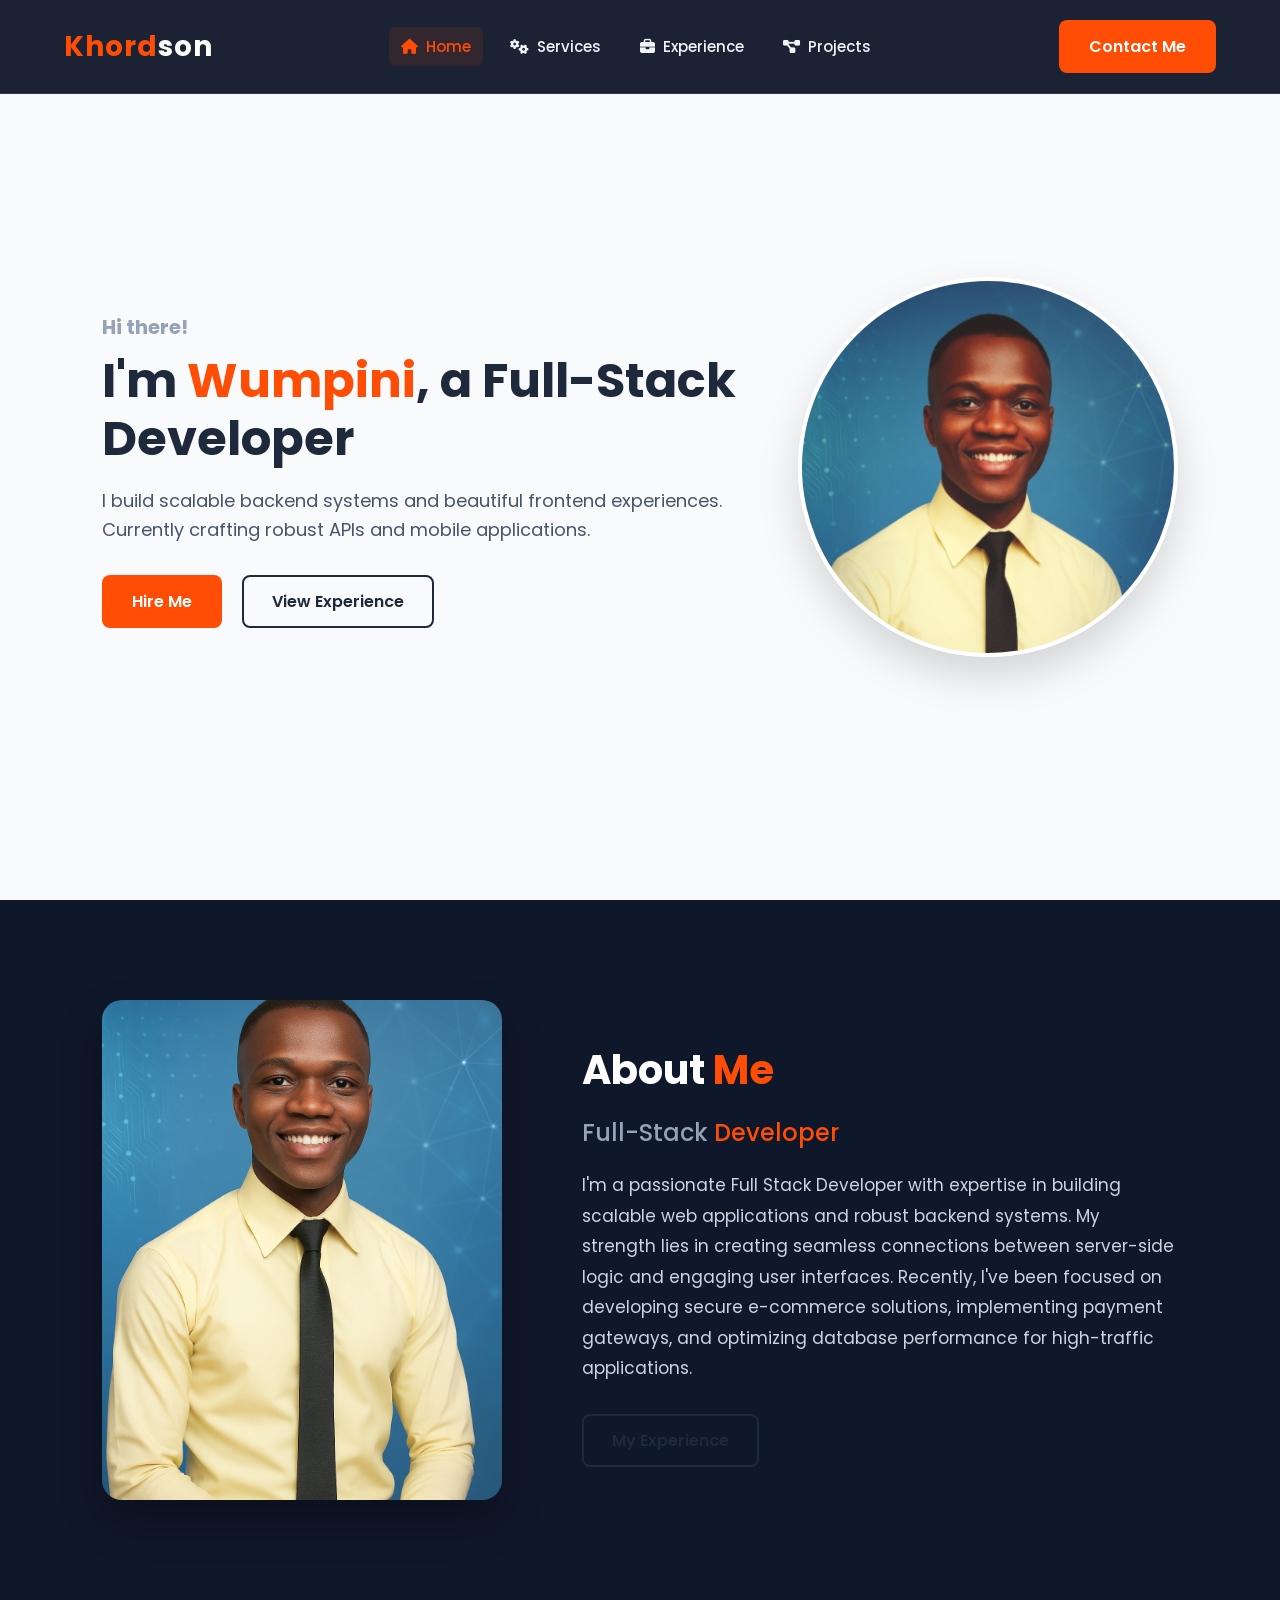
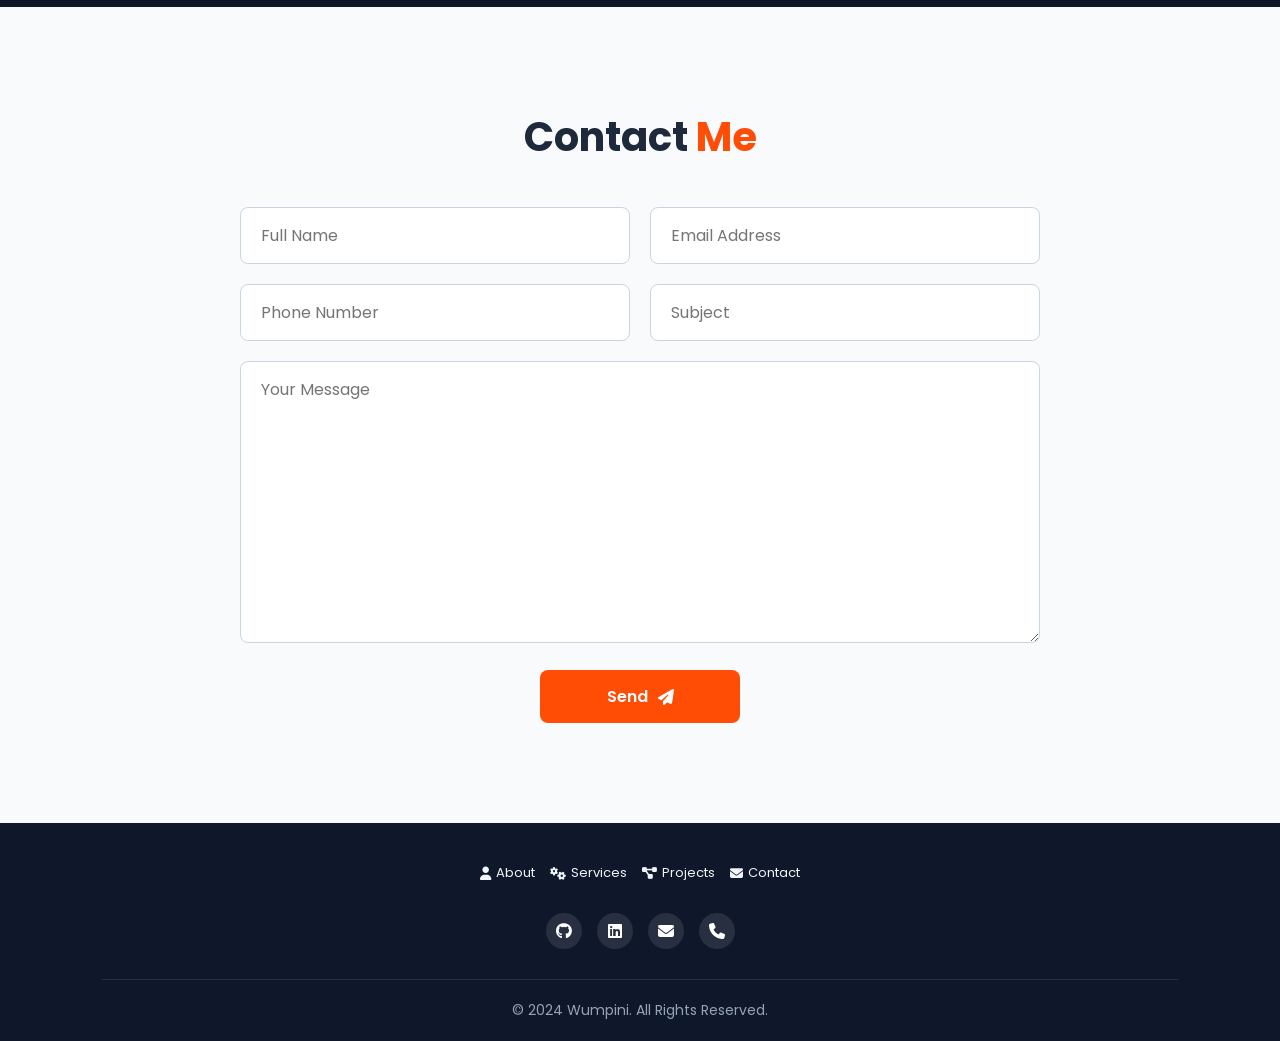
<file: portfolio-main/index.html>
<!DOCTYPE html>
<html lang="en">
<head>
    <meta charset="UTF-8">
    <meta name="viewport" content="width=device-width, initial-scale=1.0">
    <meta name="description" content="Portfolio of Emmanuel Wumpini, a Full-Stack Developer specializing in scalable backend systems and beautiful frontend experiences.">
    <link rel="stylesheet" href="https://cdnjs.cloudflare.com/ajax/libs/font-awesome/6.4.0/css/all.min.css">
    <link rel="stylesheet" href="paul.css">
    <title>Wumpini | Full-Stack Developer</title>
</head>
<body>
    <!-- HEADER -->
    <header class="header">
        <a href="paul.html" class="logo"><span>Khord</span>son</a>

        <!-- HAMBURGER BUTTON (Only visible on mobile) -->
        <button class="menu-btn" id="menu-btn">
            <i class="fas fa-bars"></i>
        </button>

        <nav class="navbar" id="navbar">
            <a href="paul.html" class="active"><i class="fas fa-home"></i> Home</a>
            <a href="services.html"><i class="fas fa-cogs"></i> Services</a>
            <a href="experience.html"><i class="fas fa-briefcase"></i> Experience</a>
            <a href="projects.html"><i class="fas fa-project-diagram"></i> Projects</a> 
        </nav>
        
        <a href="#contact-form" class="btn contact-btn">Contact Me</a>
    </header>

    <!-- HERO SECTION -->
    <section class="home" id="home">
        <div class="home-content">
            <h3>Hi there!</h3>
            <h1>I'm <span>Wumpini</span>, a Full-Stack Developer</h1>
            <p>I build scalable backend systems and beautiful frontend experiences. Currently crafting robust APIs and mobile applications.</p>
            
            <div class="btn-box">
                <a href="#contact-form" class="btn btn-primary">Hire Me</a>
                <a href="experience.html" class="btn btn-secondary">View Experience</a>     
            </div>
        </div>
        
        <div class="img-box">
            <img src="images/port.jpeg" alt="Emmanuel Wumpini - Full Stack Developer">
        </div>
    </section>

    <!-- ABOUT SECTION -->
    <section class="about" id="about">
        <div class="about-img">
            <img src="images/ProfileLinkedInpng(1)(1)(1).jpg" alt="Emmanuel Wumpini Profile">
        </div>
        <div class="about-content">
            <h2 class="heading">About <span>Me</span></h2>
            <h3>Full-Stack <span>Developer</span></h3>
            <p>I'm a passionate Full Stack Developer with expertise in building scalable web applications and robust backend systems. My strength lies in creating seamless connections between server-side logic and engaging user interfaces. Recently, I've been focused on developing secure e-commerce solutions, implementing payment gateways, and optimizing database performance for high-traffic applications.</p>
            <a href="experience.html" class="btn btn-secondary mt-3">My Experience</a>
        </div>
    </section>

    <!-- CONTACT SECTION -->
    <section class="contact-form" id="contact-form">
        <h2 class="contact-me">Contact <span>Me</span></h2>
        
        <form action="https://formspree.io/f/mljbolrw" id="form" method="POST">
            <div class="input-box">
                <input type="text" name="name" placeholder="Full Name" required>
                <input type="email" name="email" placeholder="Email Address" required>
            </div>
            <div class="input-box">
                <input type="tel" name="phone" placeholder="Phone Number">
                <input type="text" name="subject" placeholder="Subject" required>
            </div>
            <textarea name="message" id="message" cols="30" rows="10" placeholder="Your Message" required></textarea>

            <button type="submit" class="btn btn-primary btn-submit">Send<i class="fas fa-paper-plane"></i></button>
        </form>
    </section>

    <!-- FOOTER SECTION -->
    <footer class="footer">
        <div class="footer-content">
            <ul class="list">
                <li><a href="#about"><i class="fas fa-user"></i> About</a></li>
                <li><a href="services.html"><i class="fas fa-cogs"></i> Services</a></li>
                <li><a href="projects.html"><i class="fas fa-project-diagram"></i> Projects</a></li>
                <li><a href="#contact-form"><i class="fas fa-envelope"></i> Contact</a></li>
            </ul>
            
            <div class="social">
                <a href="https://github.com/paule3179/" target="_blank" aria-label="GitHub"><i class="fab fa-github"></i></a>
                <a href="https://www.linkedin.com/in/emmanuelwumpini/" target="_blank" aria-label="LinkedIn"><i class="fab fa-linkedin"></i></a>
                <a href="mailto:paule3179@gmail.com" aria-label="Email"><i class="fas fa-envelope"></i></a>
                <a href="tel:+233546048573" aria-label="Phone"><i class="fas fa-phone"></i></a>
            </div>
        </div>
        
        <p class="copyright">&copy; 2024 Wumpini. All Rights Reserved.</p>
    </footer>

    <!-- SCRIPT FOR MOBILE MENU TOGGLE -->
    <script>
        const menuBtn = document.getElementById('menu-btn');
        const navbar = document.getElementById('navbar');
        const menuIcon = menuBtn.querySelector('i');

        menuBtn.addEventListener('click', () => {
            // Toggle the 'active' class on the nav menu
            navbar.classList.toggle('active');

            // Toggle the icon between hamburger (bars) and close (times)
            if (navbar.classList.contains('active')) {
                menuIcon.classList.remove('fa-bars');
                menuIcon.classList.add('fa-times');
            } else {
                menuIcon.classList.remove('fa-times');
                menuIcon.classList.add('fa-bars');
            }
        });
    </script>
</body>
</html>
</file>
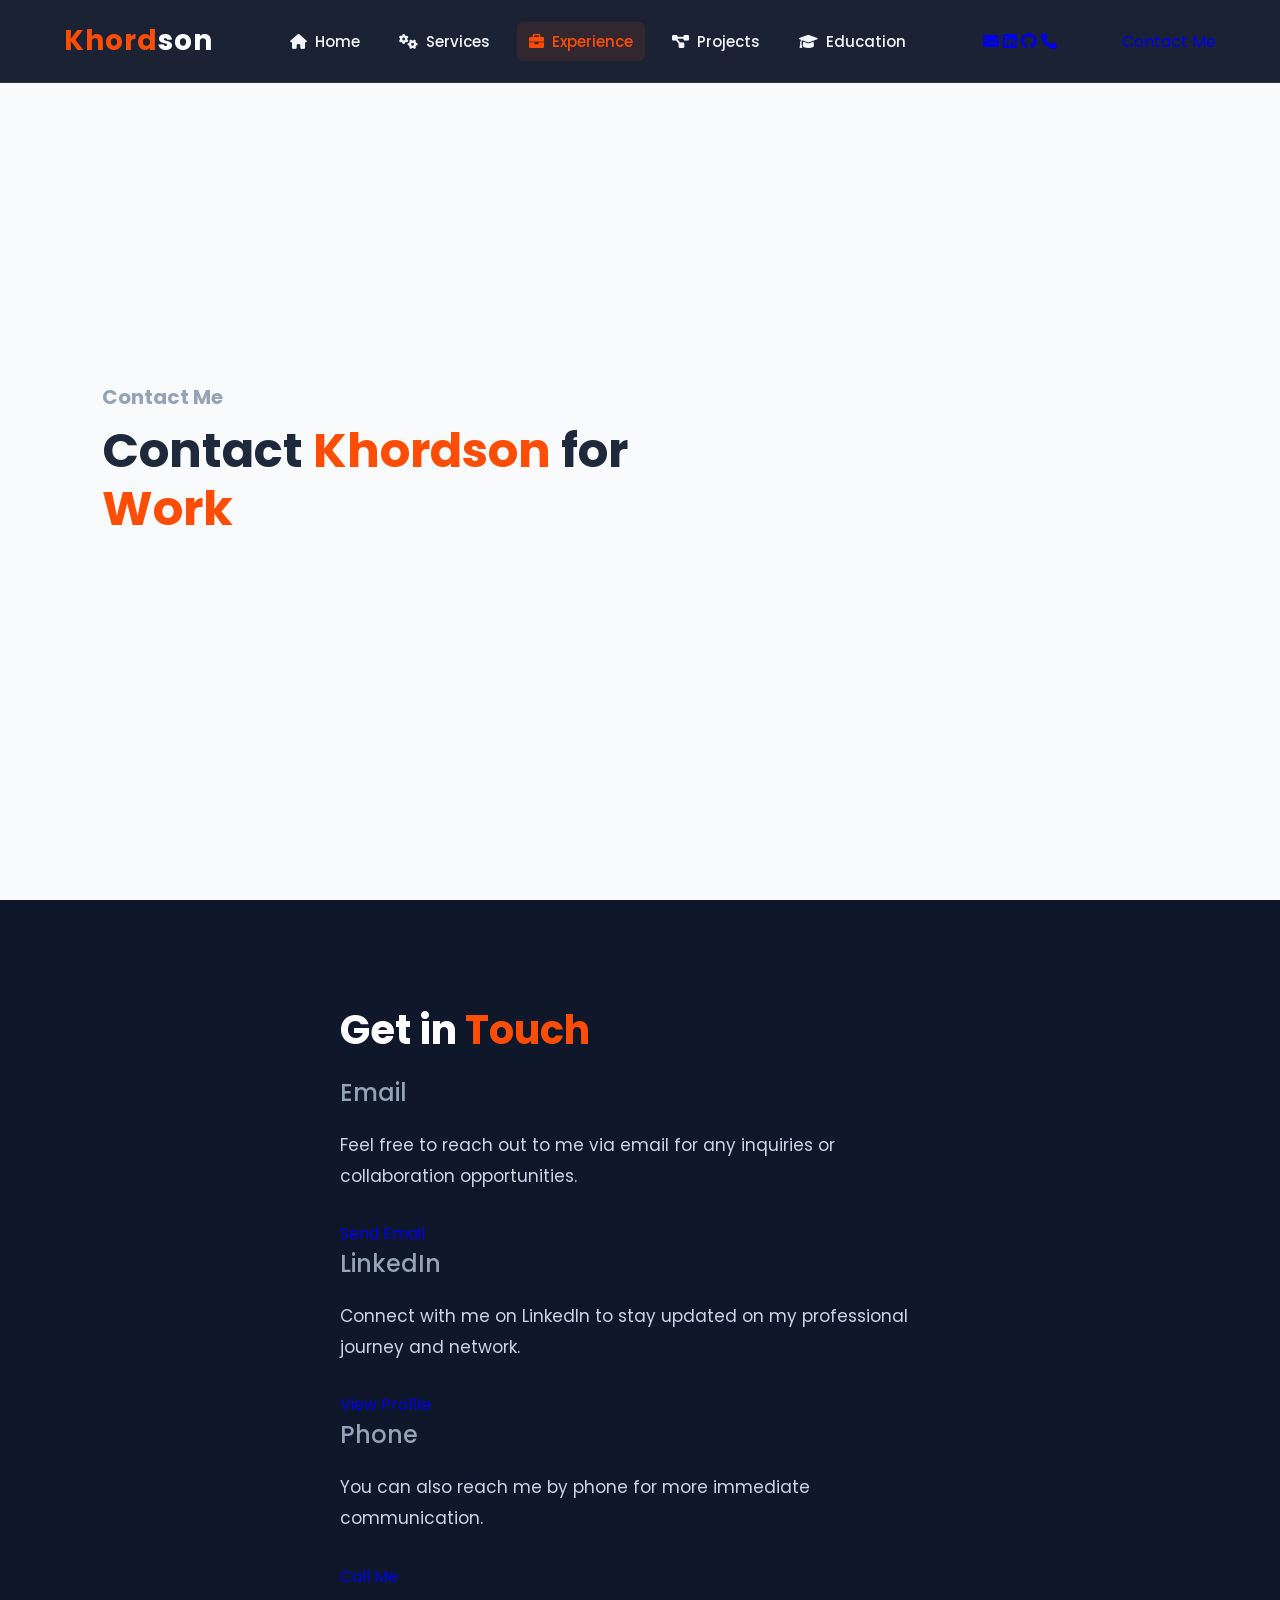
<file: portfolio-main/contact.html>
<!DOCTYPE html>
<html lang="en">
<head>
    <meta charset="UTF-8">
    <meta name="viewport" content="width=device-width, initial-scale=1.0">
    <title>services</title>
    <link rel="stylesheet" href="https://cdnjs.cloudflare.com/ajax/libs/font-awesome/6.0.0/css/all.min.css">
    <link rel="stylesheet" href="paul.css">
</head>
<body>
    <header class="header">
        <a href="#" class="logo"><span>Khord</span>son</a>

        <nav class="navbar">
            <a href="index.html" class=" "><i class="fas fa-home"></i> Home</a>
            <a href="services.html" class=" "><i class="fas fa-cogs"></i> Services</a>
            <a href="experience.html" class="active"><i class="fas fa-briefcase"></i> Experience</a>
            <a href="projects.html" class=" "><i class="fas fa-project-diagram"></i> Projects</a>
            <a href="education.html" class=" "><i class="fas fa-graduation-cap"></i> Education</a>
        </nav>
         <div class="social-icons">
            <a href="mailto: paule3179@gmail.com" class="social-icon"><i class="fas fa-envelope"></i></a>
            <a href="https://linkedin.com/in/yourprofile" class="social-icon"><i class="fab fa-linkedin"></i></a>
            <a href="https://github.com/yourusername" class="social-icon"><i class="fab fa-github"></i></a>
            <a href="tel:+233 546 048 573" class="social-icon"><i class="fas fa-phone"></i></a>
        </div>
        <a href="index.html" class="contact">Contact Me</a>
    </header>

    <section class="home">
        <div class="home-content">
            <h3>Contact Me</h3>
            <h1>
                Contact <span>Khordson</span> for <span>Work</span>
            </h1>
            <p> </p>
        </div>
    </section>
    <section class="about">
        <div class="about-content">
            <h2 class="heading">
                Get in <span>Touch</span>
            </h2>
            <div class="contact-list">
                <div class="contact-item">
                    <h3>Email</h3>
                    <p>Feel free to reach out to me via email for any inquiries or collaboration opportunities.</p>
                    <a href="mailto:paule3179@gmail.com" class="btn-3">Send Email</a>
                </div>
                <div class="contact-item">
                    <h3>LinkedIn</h3>
                    <p>Connect with me on LinkedIn to stay updated on my professional journey and network.</p>
                    <a href="https://linkedin.com/in/yourprofile" class="btn-3">View Profile</a>
                </div>
                <div class="contact-item">
                    <h3>Phone</h3>
                    <p>You can also reach me by phone for more immediate communication.</p>
                    <a href="tel:+233 546 048 573" class="btn-3">Call Me</a>
                </div>
            </div>
        </div>
    </section>
    

        
    
</body>
</html>
</file>
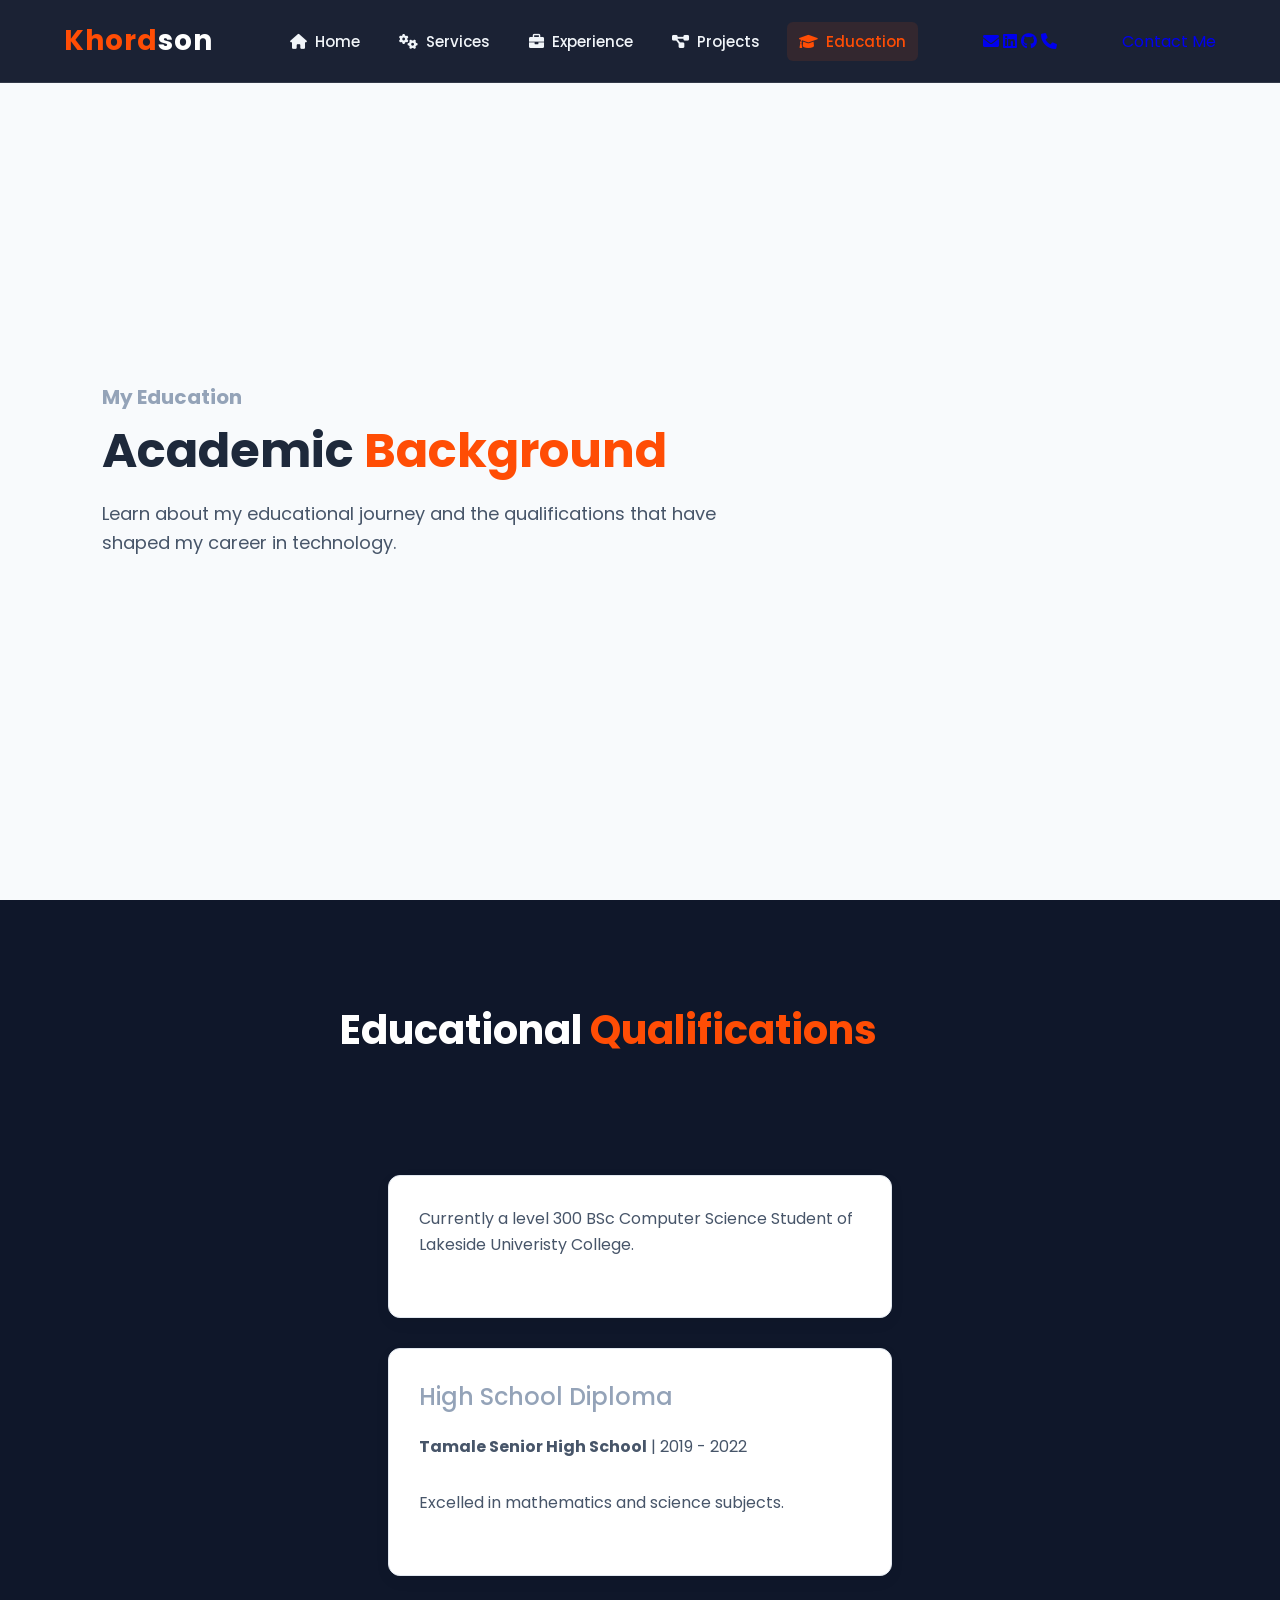
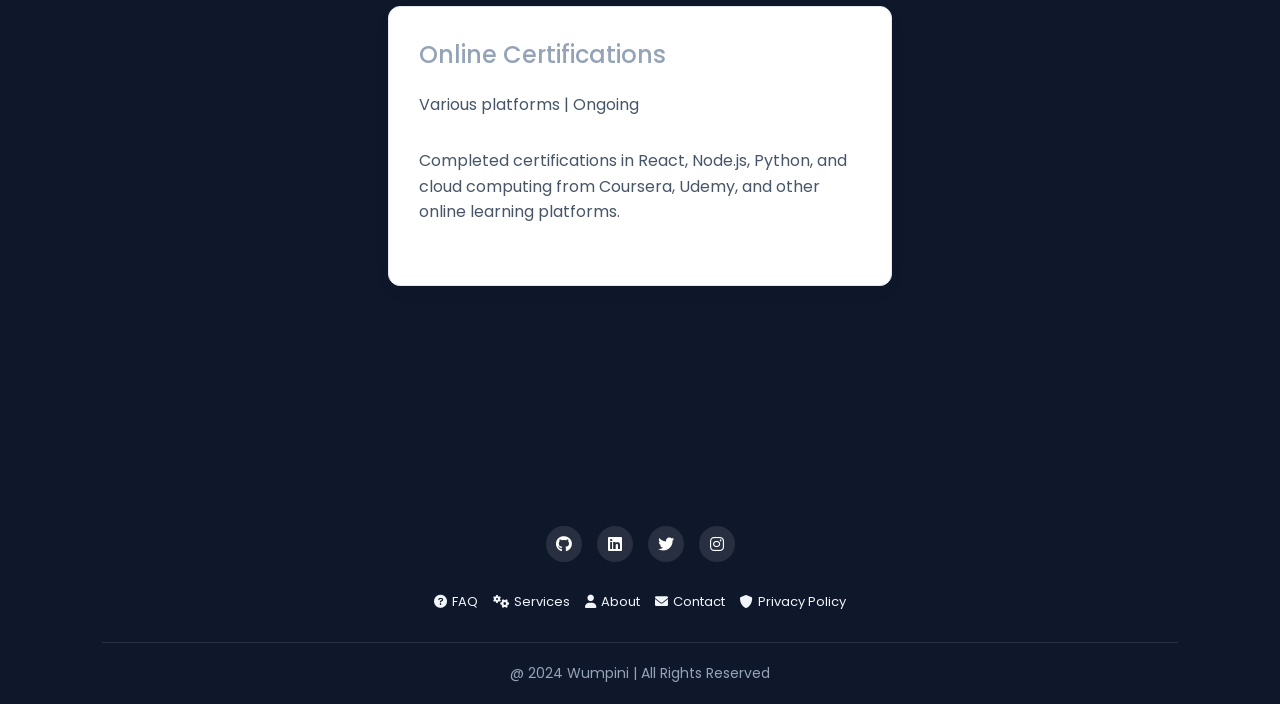
<file: portfolio-main/education.html>
<!DOCTYPE html>
<html lang="en">
<head>
    <meta charset="UTF-8">
    <meta name="viewport" content="width=device-width, initial-scale=1.0">
    <title>services</title>
    <link rel="stylesheet" href="https://cdnjs.cloudflare.com/ajax/libs/font-awesome/6.0.0/css/all.min.css">
    <link rel="stylesheet" href="paul.css">
</head>
<body>
      <header class="header">
        <a href="#" class="logo"><span>Khord</span>son</a>

        <nav class="navbar">
            <a href="paul.html" class=" "><i class="fas fa-home"></i> Home</a>
            <a href="services.html" class=" "><i class="fas fa-cogs"></i> Services</a>
            <a href="experience.html" class=" "><i class="fas fa-briefcase"></i> Experience</a>
            <a href="projects.html" class=" "><i class="fas fa-project-diagram"></i> Projects</a>
            <a href="education.html" class="active"><i class="fas fa-graduation-cap"></i> Education</a>
        </nav>
         <div class="social-icons">
            <a href="mailto: paule3179@gmail.com" class="social-icon"><i class="fas fa-envelope"></i></a>
            <a href="https://linkedin.com/in/yourprofile" class="social-icon"><i class="fab fa-linkedin"></i></a>
            <a href="https://github.com/paule3179/Grabgo" class="social-icon"><i class="fab fa-github"></i></a>
            <a href="tel:+233 546 048 573" class="social-icon"><i class="fas fa-phone"></i></a>
        </div>
        <a href="#contact-form" class="contact">Contact Me</a>
    </header>

    <section class="home">
        <div class="home-content">
            <h3>My Education</h3>
            <h1>
                Academic <span>Background</span>
            </h1>
            <p>Learn about my educational journey and the qualifications that have shaped my career in technology.</p>
        </div>
    </section>

    <section class="about">
        <div class="about-content">
            <h2 class="heading">
                Educational <span>Qualifications</span>
            </h2>
            <div class="education-list">
                <div class="education-item"> 
                    <p>Currently a level 300 BSc Computer Science Student of Lakeside Univeristy College.</p>
                </div>
                <div class="education-item">
                    <h3>High School Diploma</h3>
                    <p><strong>Tamale Senior High School</strong> | 2019 - 2022</p>
                    <p>Excelled in mathematics and science subjects. </p>
                </div>
                <div class="education-item">
                    <h3>Online Certifications</h3>
                    <p>Various platforms | Ongoing</p>
                    <p>Completed certifications in React, Node.js, Python, and cloud computing from Coursera, Udemy, and other online learning platforms.</p>
                </div>
            </div>
        </div>
    </section>

    <footer class="footer">
        <div class="social">
            <a href="https://github.com/paule3179/Grabgo"><i class="fab fa-github"></i></a>
            <a href="https://www.linkedin.com/in/emmanuelwumpini/"><i class="fab fa-linkedin"></i></a>
            <a href="https://twitter.com/yourusername"><i class="fab fa-twitter"></i></a>
            <a href="https://instagram.com/yourusername"><i class="fab fa-instagram"></i></a>
        </div>
        <ul class="list">
            <li>
                <a href="#"><i class="fas fa-question-circle"></i> FAQ</a>
            </li>
            <li>
                <a href="#"><i class="fas fa-cogs"></i> Services</a>
            </li>
            <li>
                <a href="#"><i class="fas fa-user"></i> About</a>
            </li>
            <li>
                <a href="#"><i class="fas fa-envelope"></i> Contact</a>
            </li>
            <li>
                <a href="#"><i class="fas fa-shield-alt"></i> Privacy Policy</a>
            </li>
        </ul>
        <p class="copyright"> @ 2024 Wumpini |  All Rights Reserved</p>
    </footer>
</body>
</html>
</file>
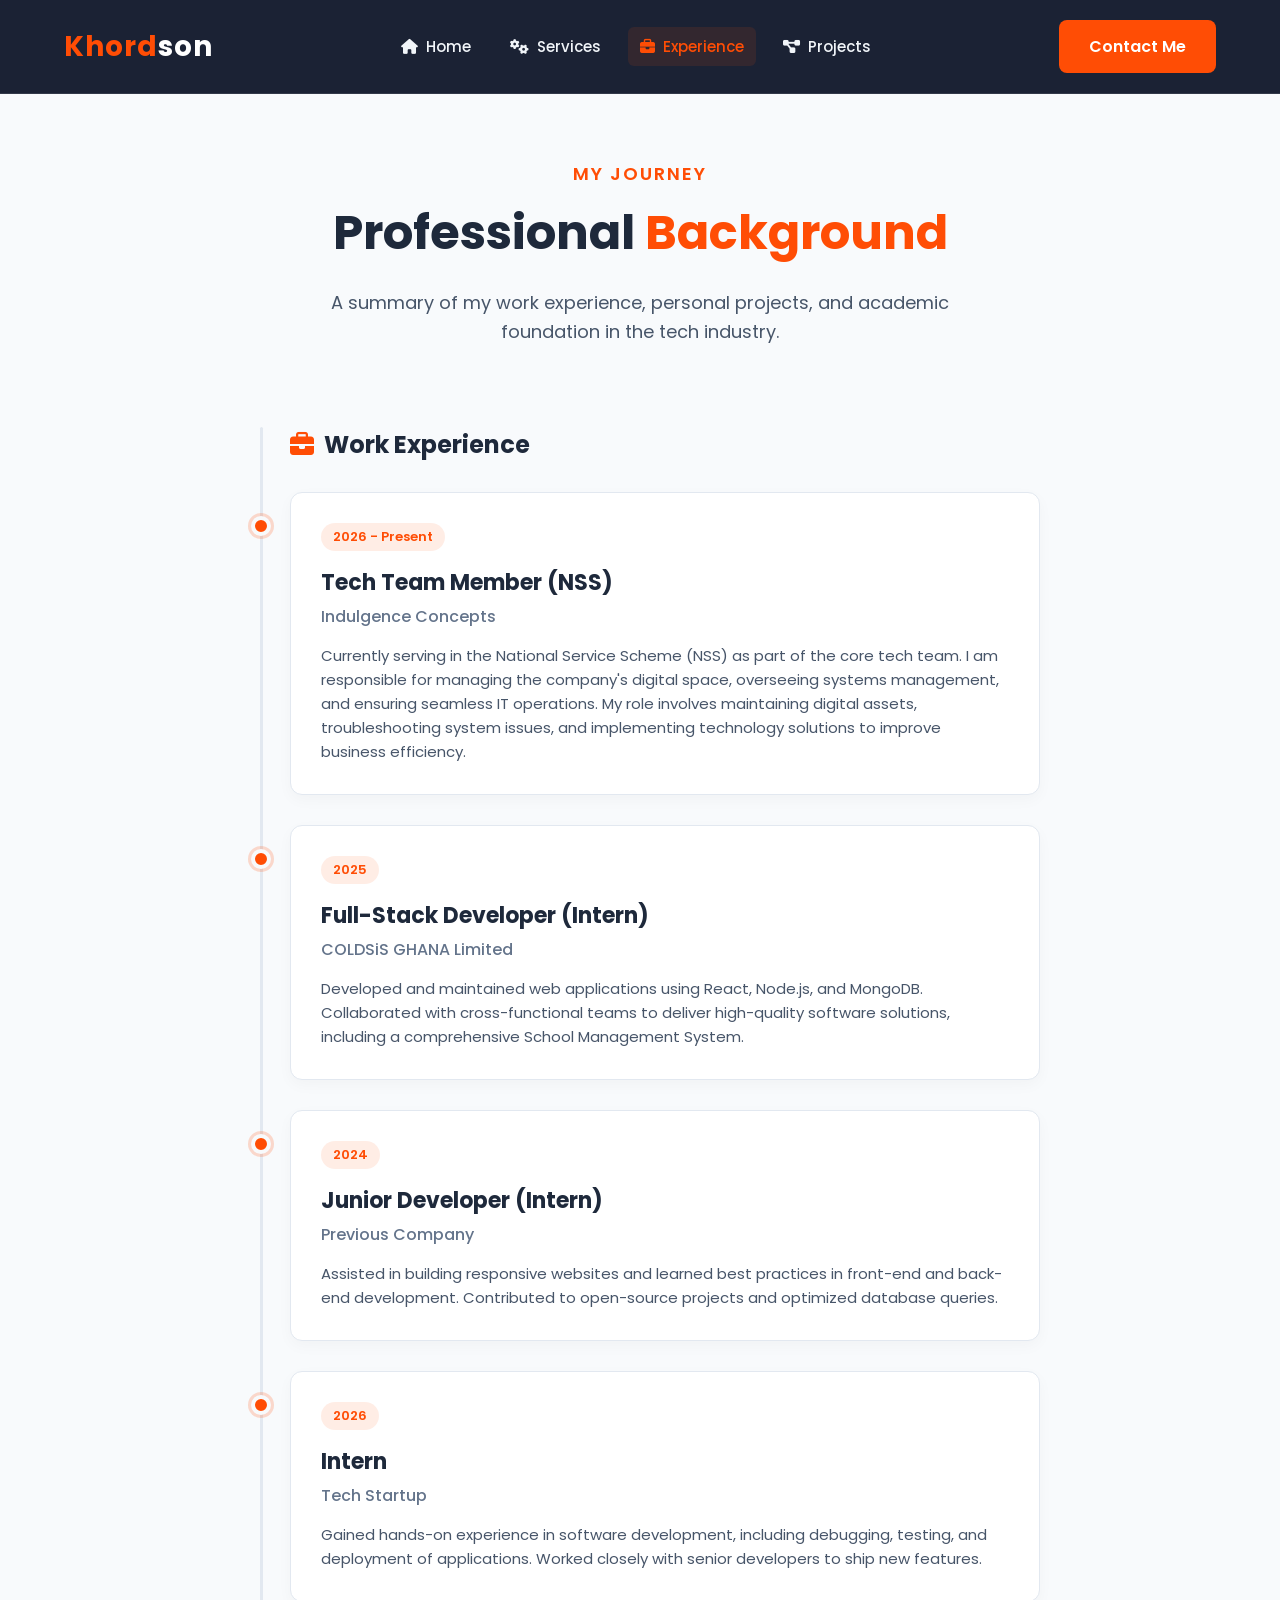
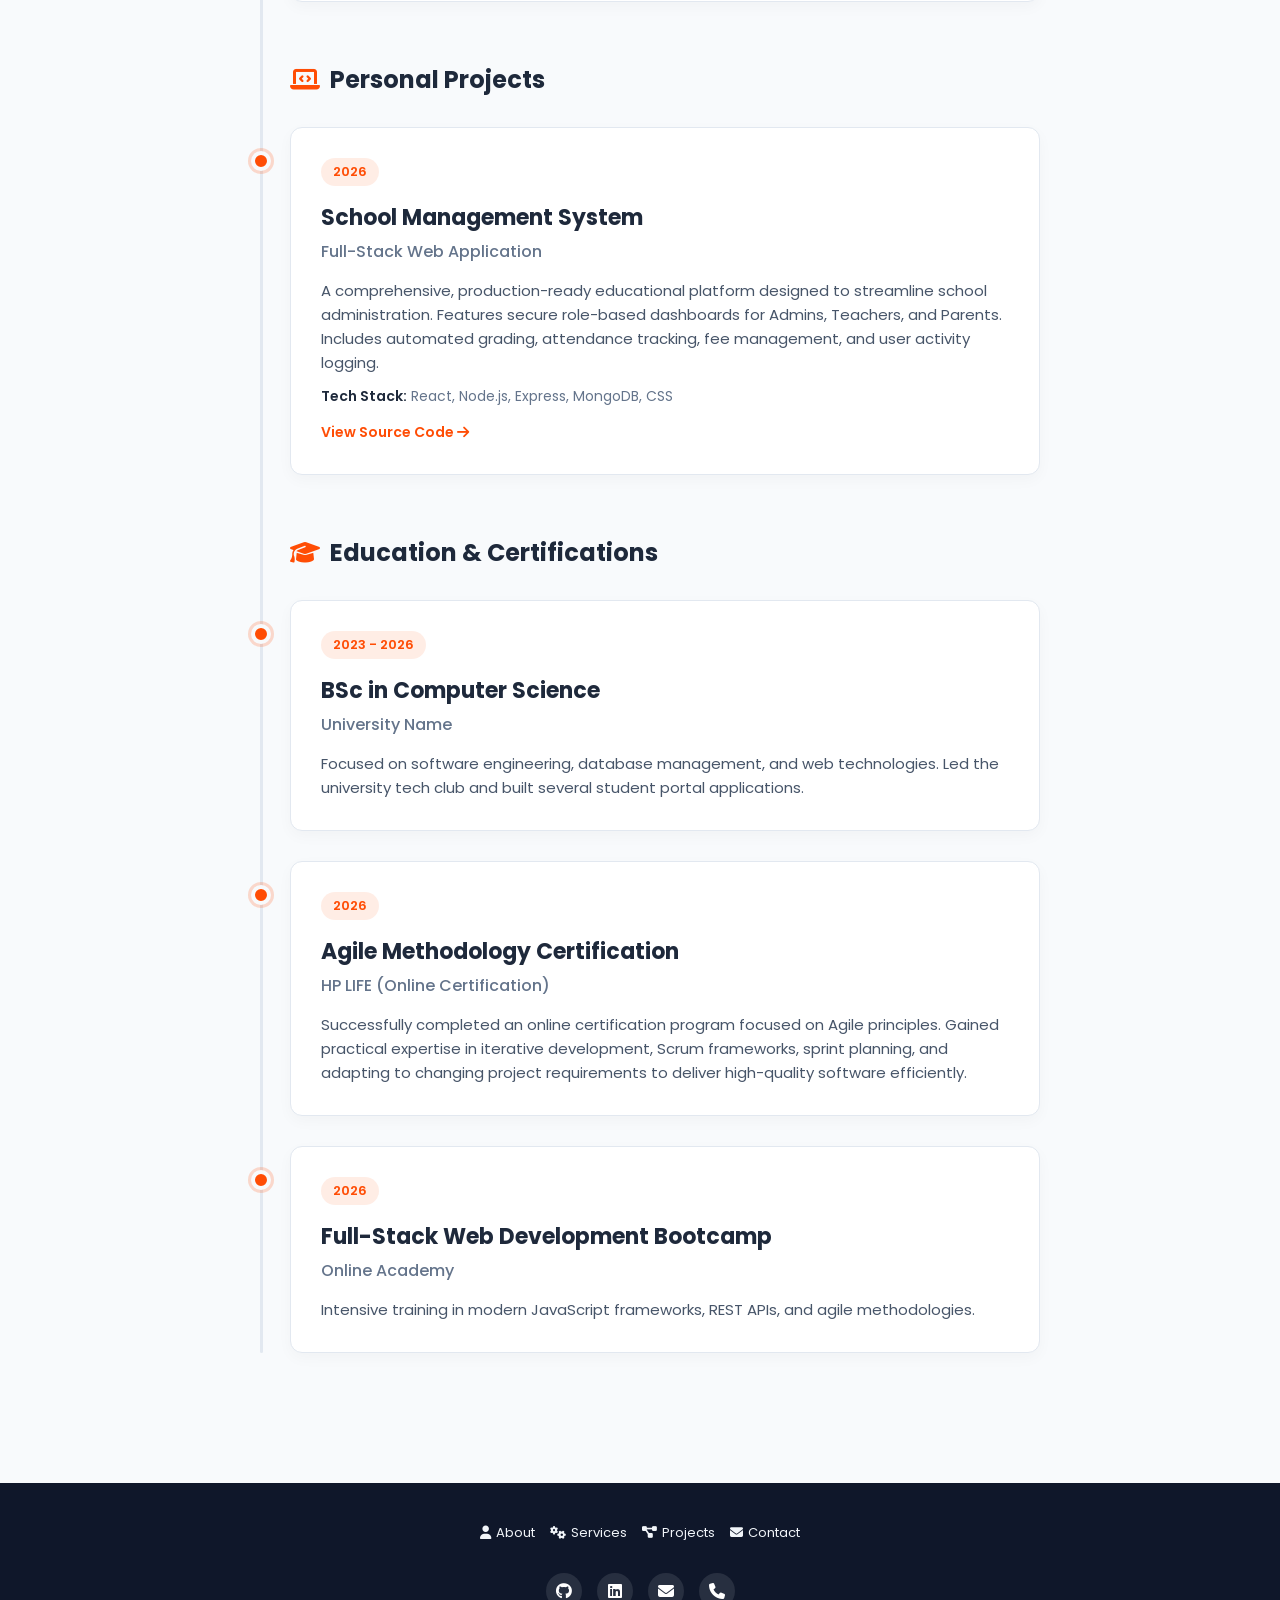
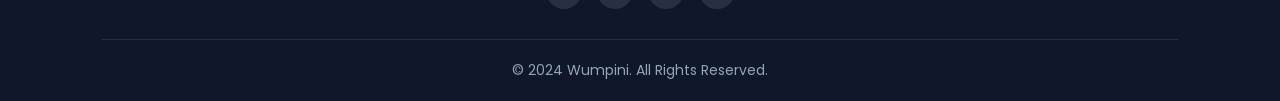
<file: portfolio-main/experience.html>
<!DOCTYPE html>
<html lang="en">
<head>
    <meta charset="UTF-8">
    <meta name="viewport" content="width=device-width, initial-scale=1.0">
    <meta name="description" content="Professional Experience, Personal Projects, and Education of Emmanuel Wumpini - Full-Stack Developer.">
    <link rel="stylesheet" href="https://cdnjs.cloudflare.com/ajax/libs/font-awesome/6.4.0/css/all.min.css">
    <link rel="stylesheet" href="paul.css">
    <title>Experience & Education | Wumpini</title>
</head>
<body>
    <!-- HEADER -->
    <header class="header">
        <a href="paul.html" class="logo"><span>Khord</span>son</a>

        <button class="menu-btn" id="menu-btn">
            <i class="fas fa-bars"></i>
        </button>

        <nav class="navbar" id="navbar">
            <a href="index.html"><i class="fas fa-home"></i> Home</a>
            <a href="services.html"><i class="fas fa-cogs"></i> Services</a>
            <a href="experience.html" class="active"><i class="fas fa-briefcase"></i> Experience</a>
            <a href="projects.html"><i class="fas fa-project-diagram"></i> Projects</a>
        </nav>
        
        <a href="index.html#contact-form" class="btn contact-btn">Contact Me</a>
    </header>

    <!-- PAGE HERO -->
    <section class="page-hero">
        <h3>My Journey</h3>
        <h1>Professional <span>Background</span></h1>
        <p>A summary of my work experience, personal projects, and academic foundation in the tech industry.</p>
    </section>

    <!-- TIMELINE SECTION -->
    <section class="timeline-section">
        <div class="timeline-container">
            
            <!-- ================= EXPERIENCE ================= -->
            <div class="timeline-header">
                <i class="fas fa-briefcase"></i> Work Experience
            </div>

            <!-- Experience Item 1: NSS Role -->
            <div class="timeline-item">
                <div class="timeline-dot"></div>
                <div class="timeline-content">
                    <span class="timeline-date">2026 - Present</span>
                    <h3>Tech Team Member (NSS)</h3>
                    <h4>Indulgence Concepts</h4>
                    <p>Currently serving in the National Service Scheme (NSS) as part of the core tech team. I am responsible for managing the company's digital space, overseeing systems management, and ensuring seamless IT operations. My role involves maintaining digital assets, troubleshooting system issues, and implementing technology solutions to improve business efficiency.</p>
                </div>
            </div>

            <!-- Experience Item 2: COLDSiS -->
            <div class="timeline-item">
                <div class="timeline-dot"></div>
                <div class="timeline-content">
                    <span class="timeline-date">2025</span>
                    <h3>Full-Stack Developer (Intern)</h3>
                    <h4>COLDSiS GHANA Limited</h4>
                    <p>Developed and maintained web applications using React, Node.js, and MongoDB. Collaborated with cross-functional teams to deliver high-quality software solutions, including a comprehensive School Management System.</p>
                </div>
            </div>

            <!-- Experience Item 3: Previous Company -->
            <div class="timeline-item">
                <div class="timeline-dot"></div>
                <div class="timeline-content">
                    <span class="timeline-date">2024</span>
                    <h3>Junior Developer (Intern)</h3>
                    <h4>Previous Company</h4>
                    <p>Assisted in building responsive websites and learned best practices in front-end and back-end development. Contributed to open-source projects and optimized database queries.</p>
                </div>
            </div>

            <!-- Experience Item 4: Tech Startup -->
            <div class="timeline-item">
                <div class="timeline-dot"></div>
                <div class="timeline-content">
                    <span class="timeline-date">2026</span>
                    <h3>Intern</h3>
                    <h4>Tech Startup</h4>
                    <p>Gained hands-on experience in software development, including debugging, testing, and deployment of applications. Worked closely with senior developers to ship new features.</p>
                </div>
            </div>

            <!-- ================= PERSONAL PROJECTS ================= -->
            <div class="timeline-header mt-5">
                <i class="fas fa-laptop-code"></i> Personal Projects
            </div>

            <!-- Project: School Management System -->
            <div class="timeline-item">
                <div class="timeline-dot"></div>
                <div class="timeline-content">
                    <span class="timeline-date">2026</span>
                    <h3>School Management System</h3>
                    <h4>Full-Stack Web Application</h4>
                    <p>A comprehensive, production-ready educational platform designed to streamline school administration. Features secure role-based dashboards for Admins, Teachers, and Parents. Includes automated grading, attendance tracking, fee management, and user activity logging.</p>
                    <p class="tech-stack">
                        <strong>Tech Stack:</strong> React, Node.js, Express, MongoDB, CSS
                    </p>
                    <a href="https://github.com/paule3179/" target="_blank" class="btn-link" style="display:inline-block; margin-top: 15px; color: var(--primary); font-weight: 600; font-size: 14px;">
                        View Source Code <i class="fas fa-arrow-right"></i>
                    </a>
                </div>
            </div>

                       <!-- ================= EDUCATION ================= -->
            <div class="timeline-header mt-5">
                <i class="fas fa-graduation-cap"></i> Education & Certifications
            </div>

            <!-- Education Item 1: BSc -->
            <div class="timeline-item">
                <div class="timeline-dot"></div>
                <div class="timeline-content">
                    <span class="timeline-date">2023 - 2026</span>
                    <h3>BSc in Computer Science</h3>
                    <h4>University Name</h4>
                    <p>Focused on software engineering, database management, and web technologies. Led the university tech club and built several student portal applications.</p>
                </div>
            </div>

            <!-- Education Item 2: HP Agile Certification -->
            <div class="timeline-item">
                <div class="timeline-dot"></div>
                <div class="timeline-content">
                    <span class="timeline-date">2026</span>
                    <h3>Agile Methodology Certification</h3>
                    <h4>HP LIFE (Online Certification)</h4>
                    <p>Successfully completed an online certification program focused on Agile principles. Gained practical expertise in iterative development, Scrum frameworks, sprint planning, and adapting to changing project requirements to deliver high-quality software efficiently.</p>
                </div>
            </div>

            <!-- Education Item 3: Bootcamp -->
            <div class="timeline-item">
                <div class="timeline-dot"></div>
                <div class="timeline-content">
                    <span class="timeline-date">2026</span>
                    <h3>Full-Stack Web Development Bootcamp</h3>
                    <h4>Online Academy</h4>
                    <p>Intensive training in modern JavaScript frameworks, REST APIs, and agile methodologies.</p>
                </div>
            </div>

        </div>
    </section>

    <!-- FOOTER SECTION -->
    <footer class="footer">
        <div class="footer-content">
            <ul class="list">
                <li><a href="paul.html#about"><i class="fas fa-user"></i> About</a></li>
                <li><a href="services.html"><i class="fas fa-cogs"></i> Services</a></li>
                <li><a href="projects.html"><i class="fas fa-project-diagram"></i> Projects</a></li>
                <li><a href="paul.html#contact-form"><i class="fas fa-envelope"></i> Contact</a></li>
            </ul>
            
            <div class="social">
                <a href="https://github.com/paule3179/" target="_blank" aria-label="GitHub"><i class="fab fa-github"></i></a>
                <a href="https://www.linkedin.com/in/emmanuelwumpini/" target="_blank" aria-label="LinkedIn"><i class="fab fa-linkedin"></i></a>
                <a href="mailto:paule3179@gmail.com" aria-label="Email"><i class="fas fa-envelope"></i></a>
                <a href="tel:+233546048573" aria-label="Phone"><i class="fas fa-phone"></i></a>
            </div>
        </div>
        
        <p class="copyright">&copy; 2024 Wumpini. All Rights Reserved.</p>
    </footer>

    <!-- SCRIPT FOR MOBILE MENU TOGGLE -->
    <script>
        const menuBtn = document.getElementById('menu-btn');
        const navbar = document.getElementById('navbar');
        const menuIcon = menuBtn.querySelector('i');

        menuBtn.addEventListener('click', () => {
            navbar.classList.toggle('active');
            if (navbar.classList.contains('active')) {
                menuIcon.classList.remove('fa-bars');
                menuIcon.classList.add('fa-times');
            } else {
                menuIcon.classList.remove('fa-times');
                menuIcon.classList.add('fa-bars');
            }
        });
    </script>
</body>
</html>
</file>
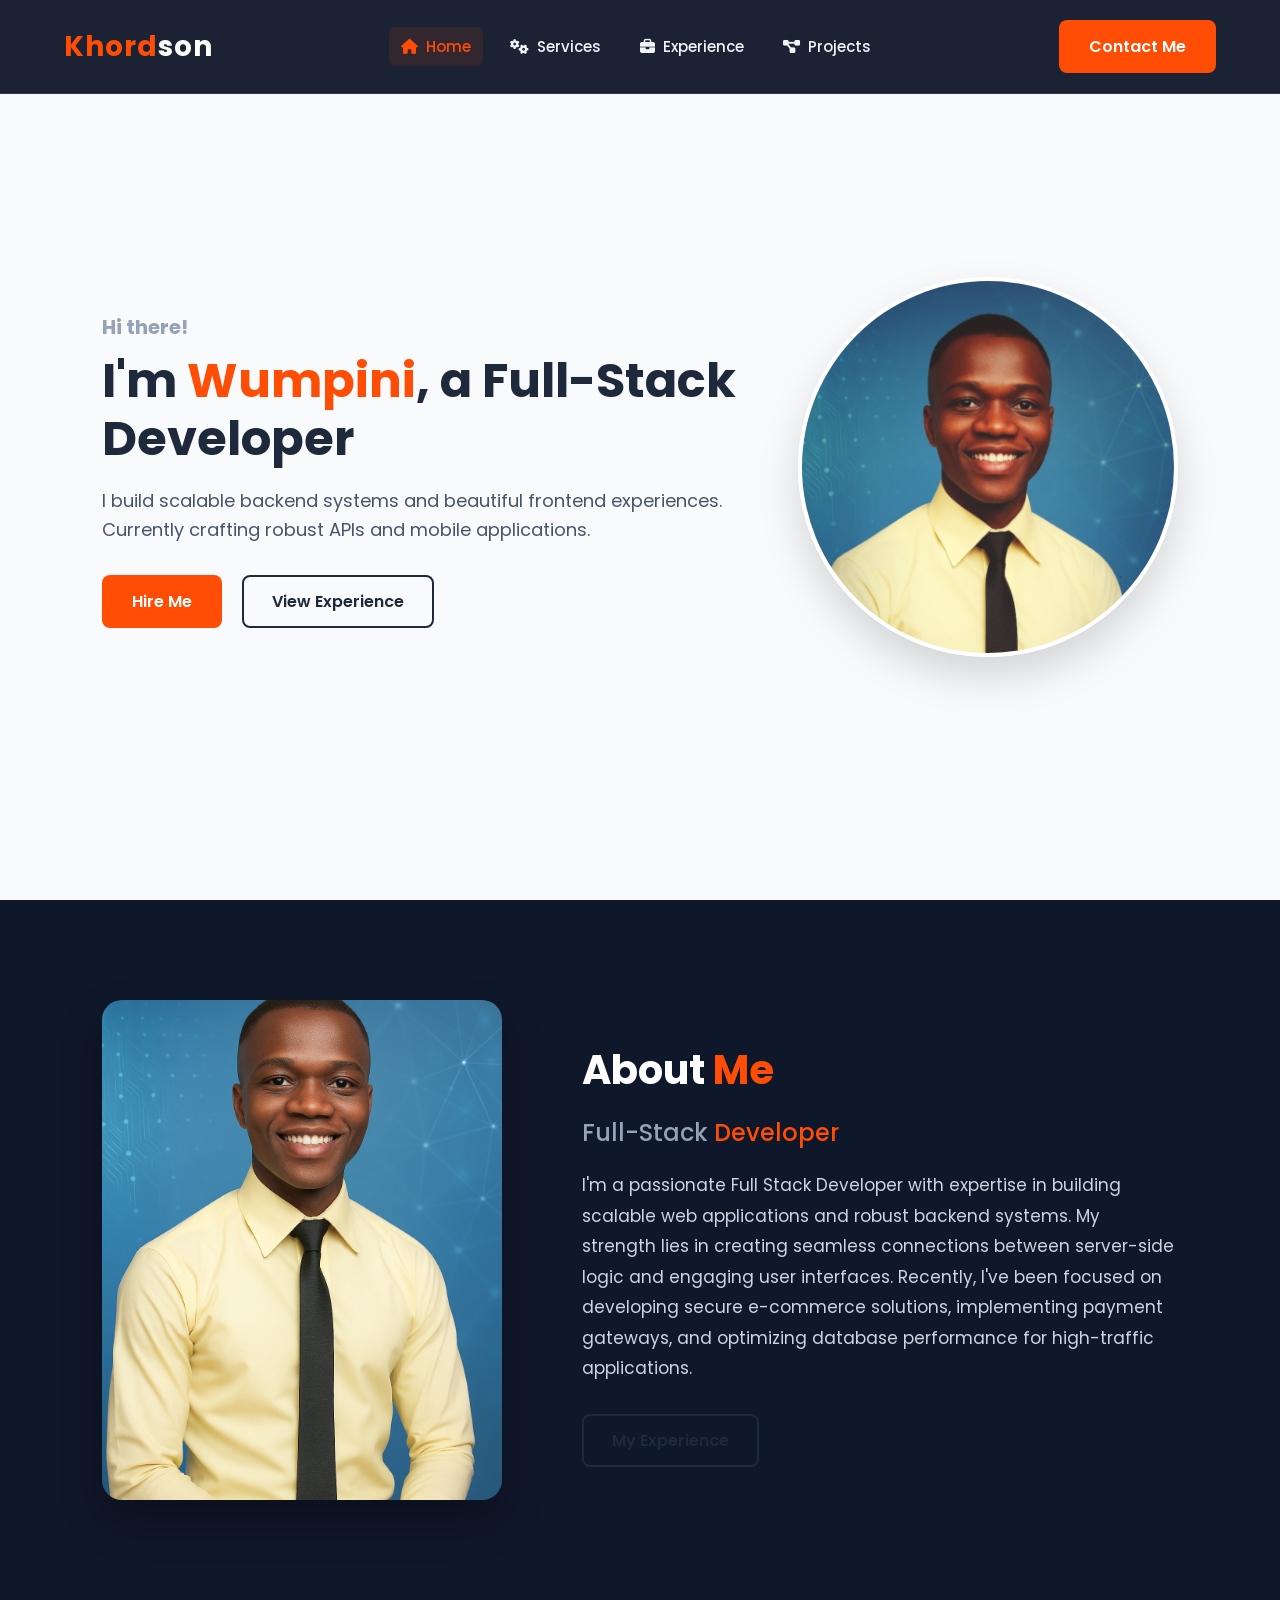
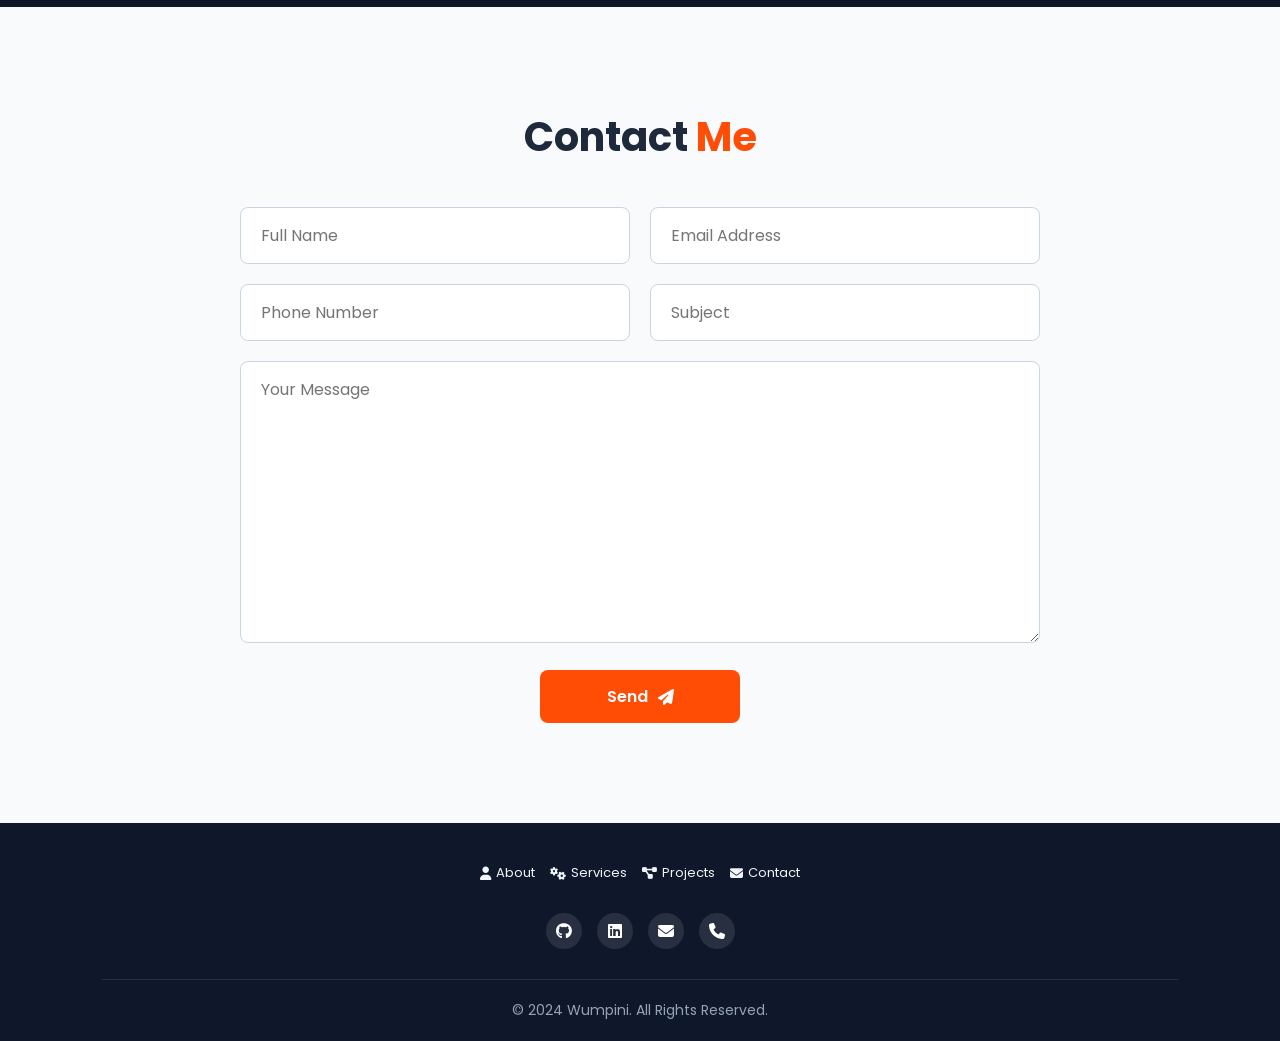
<file: portfolio-main/paul.html>
<!DOCTYPE html>
<html lang="en">
<head>
    <meta charset="UTF-8">
    <meta name="viewport" content="width=device-width, initial-scale=1.0">
    <meta name="description" content="Portfolio of Emmanuel Wumpini, a Full-Stack Developer specializing in scalable backend systems and beautiful frontend experiences.">
    <link rel="stylesheet" href="https://cdnjs.cloudflare.com/ajax/libs/font-awesome/6.4.0/css/all.min.css">
    <link rel="stylesheet" href="paul.css">
    <title>Wumpini | Full-Stack Developer</title>
</head>
<body>
    <!-- HEADER -->
    <header class="header">
        <a href="paul.html" class="logo"><span>Khord</span>son</a>

        <!-- HAMBURGER BUTTON (Only visible on mobile) -->
        <button class="menu-btn" id="menu-btn">
            <i class="fas fa-bars"></i>
        </button>

        <nav class="navbar" id="navbar">
            <a href="paul.html" class="active"><i class="fas fa-home"></i> Home</a>
            <a href="services.html"><i class="fas fa-cogs"></i> Services</a>
            <a href="experience.html"><i class="fas fa-briefcase"></i> Experience</a>
            <a href="projects.html"><i class="fas fa-project-diagram"></i> Projects</a> 
        </nav>
        
        <a href="#contact-form" class="btn contact-btn">Contact Me</a>
    </header>

    <!-- HERO SECTION -->
    <section class="home" id="home">
        <div class="home-content">
            <h3>Hi there!</h3>
            <h1>I'm <span>Wumpini</span>, a Full-Stack Developer</h1>
            <p>I build scalable backend systems and beautiful frontend experiences. Currently crafting robust APIs and mobile applications.</p>
            
            <div class="btn-box">
                <a href="#contact-form" class="btn btn-primary">Hire Me</a>
                <a href="experience.html" class="btn btn-secondary">View Experience</a>     
            </div>
        </div>
        
        <div class="img-box">
            <img src="images/port.jpeg" alt="Emmanuel Wumpini - Full Stack Developer">
        </div>
    </section>

    <!-- ABOUT SECTION -->
    <section class="about" id="about">
        <div class="about-img">
            <img src="images/ProfileLinkedInpng(1)(1)(1).jpg" alt="Emmanuel Wumpini Profile">
        </div>
        <div class="about-content">
            <h2 class="heading">About <span>Me</span></h2>
            <h3>Full-Stack <span>Developer</span></h3>
            <p>I'm a passionate Full Stack Developer with expertise in building scalable web applications and robust backend systems. My strength lies in creating seamless connections between server-side logic and engaging user interfaces. Recently, I've been focused on developing secure e-commerce solutions, implementing payment gateways, and optimizing database performance for high-traffic applications.</p>
            <a href="experience.html" class="btn btn-secondary mt-3">My Experience</a>
        </div>
    </section>

    <!-- CONTACT SECTION -->
    <section class="contact-form" id="contact-form">
        <h2 class="contact-me">Contact <span>Me</span></h2>
        
        <form action="#" id="form" method="POST">
            <div class="input-box">
                <input type="text" name="name" placeholder="Full Name" required>
                <input type="email" name="email" placeholder="Email Address" required>
            </div>
            <div class="input-box">
                <input type="tel" name="phone" placeholder="Phone Number">
                <input type="text" name="subject" placeholder="Subject" required>
            </div>
            <textarea name="message" id="message" cols="30" rows="10" placeholder="Your Message" required></textarea>

            <button type="submit" class="btn btn-primary btn-submit">Send<i class="fas fa-paper-plane"></i></button>
        </form>
    </section>

    <!-- FOOTER SECTION -->
    <footer class="footer">
        <div class="footer-content">
            <ul class="list">
                <li><a href="#about"><i class="fas fa-user"></i> About</a></li>
                <li><a href="services.html"><i class="fas fa-cogs"></i> Services</a></li>
                <li><a href="projects.html"><i class="fas fa-project-diagram"></i> Projects</a></li>
                <li><a href="#contact-form"><i class="fas fa-envelope"></i> Contact</a></li>
            </ul>
            
            <div class="social">
                <a href="https://github.com/paule3179/" target="_blank" aria-label="GitHub"><i class="fab fa-github"></i></a>
                <a href="https://www.linkedin.com/in/emmanuelwumpini/" target="_blank" aria-label="LinkedIn"><i class="fab fa-linkedin"></i></a>
                <a href="mailto:paule3179@gmail.com" aria-label="Email"><i class="fas fa-envelope"></i></a>
                <a href="tel:+233546048573" aria-label="Phone"><i class="fas fa-phone"></i></a>
            </div>
        </div>
        
        <p class="copyright">&copy; 2024 Wumpini. All Rights Reserved.</p>
    </footer>

    <!-- SCRIPT FOR MOBILE MENU TOGGLE -->
    <script>
        const menuBtn = document.getElementById('menu-btn');
        const navbar = document.getElementById('navbar');
        const menuIcon = menuBtn.querySelector('i');

        menuBtn.addEventListener('click', () => {
            // Toggle the 'active' class on the nav menu
            navbar.classList.toggle('active');

            // Toggle the icon between hamburger (bars) and close (times)
            if (navbar.classList.contains('active')) {
                menuIcon.classList.remove('fa-bars');
                menuIcon.classList.add('fa-times');
            } else {
                menuIcon.classList.remove('fa-times');
                menuIcon.classList.add('fa-bars');
            }
        });
    </script>
</body>
</html>
</file>
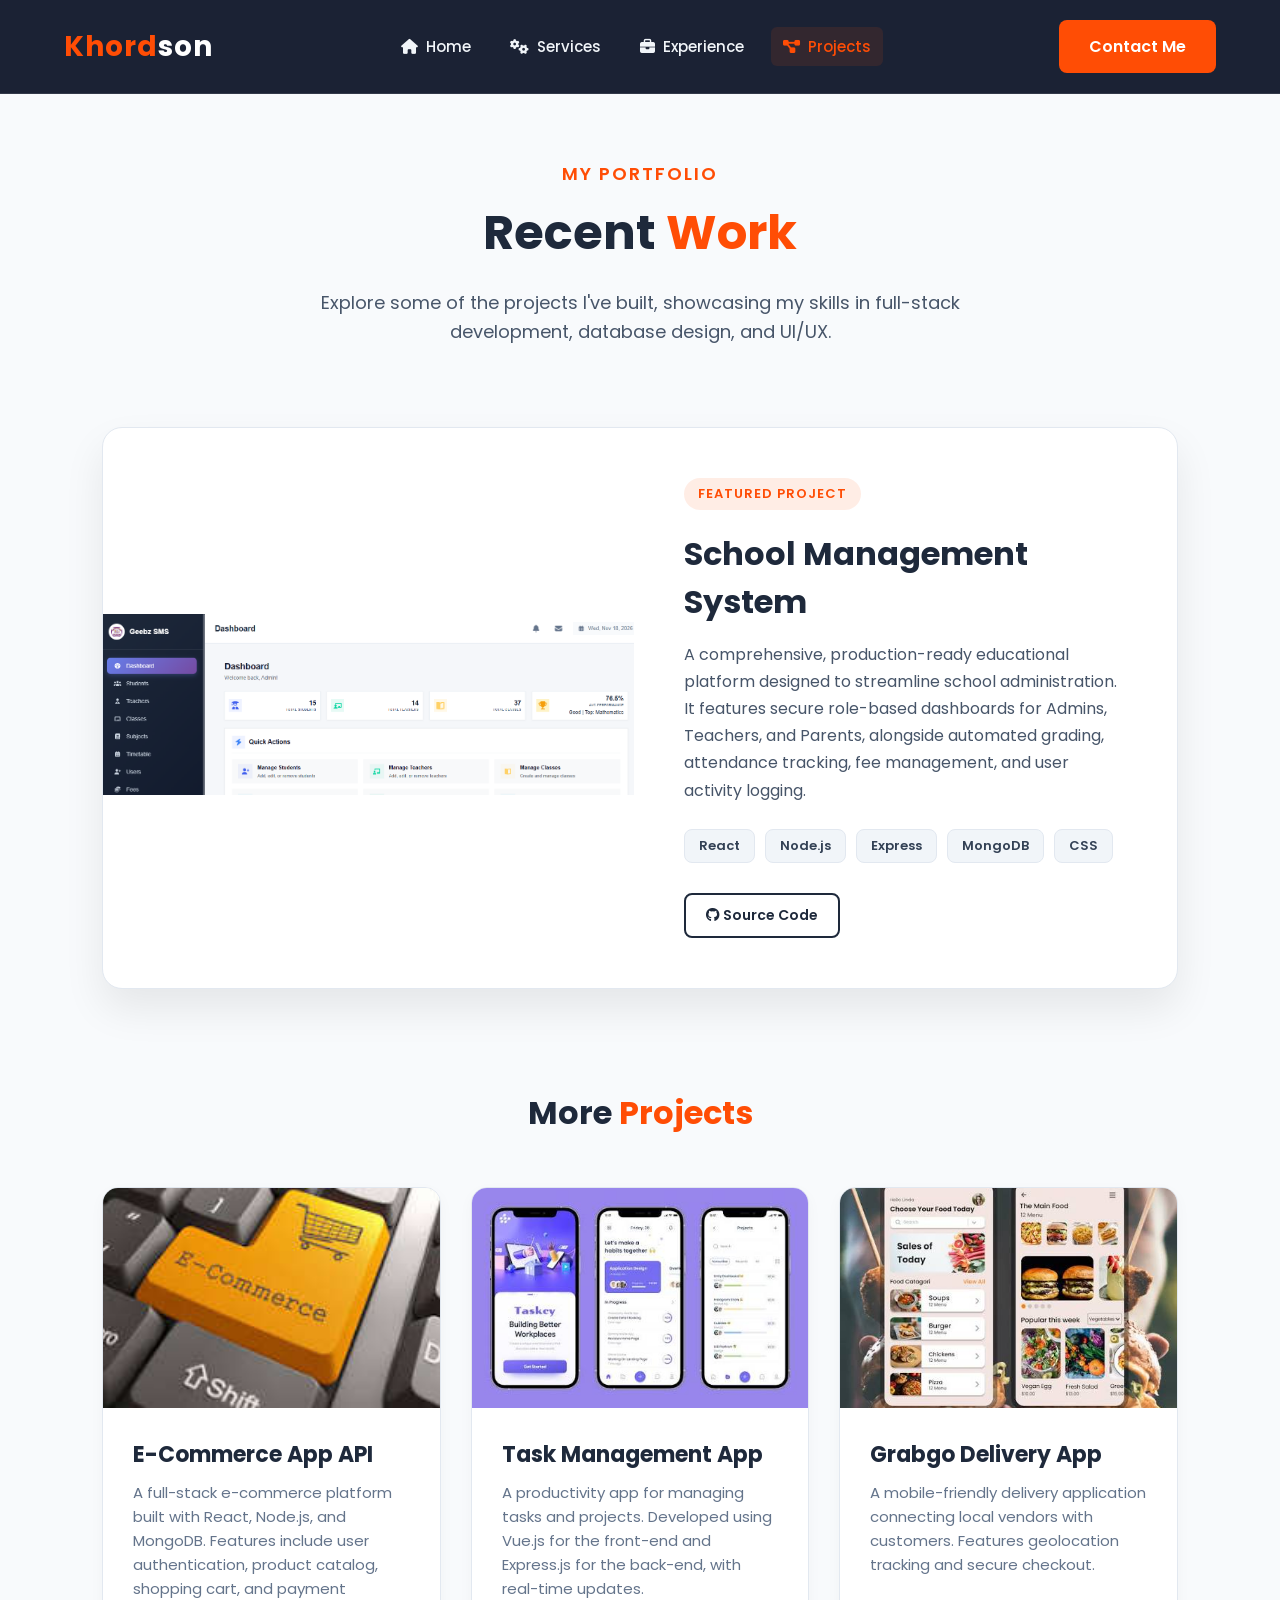
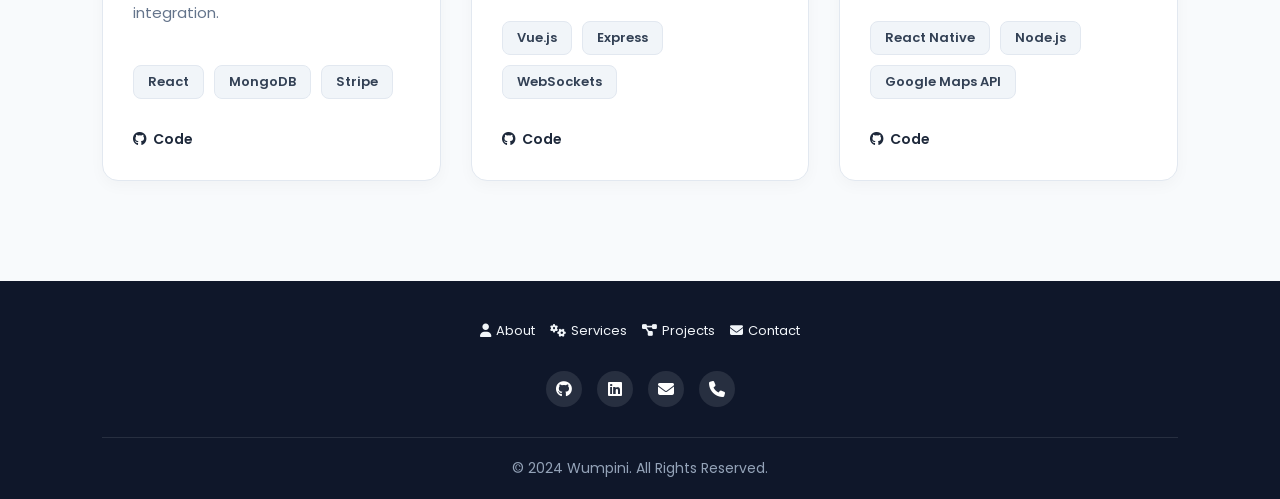
<file: portfolio-main/projects.html>
<!DOCTYPE html>
<html lang="en">
<head>
    <meta charset="UTF-8">
    <meta name="viewport" content="width=device-width, initial-scale=1.0">
    <meta name="description" content="Featured Projects by Emmanuel Wumpini - Full-Stack Developer.">
    <link rel="stylesheet" href="https://cdnjs.cloudflare.com/ajax/libs/font-awesome/6.4.0/css/all.min.css">
    <link rel="stylesheet" href="paul.css">
    <title>Projects | Wumpini</title>
</head>
<body>
    <!-- HEADER -->
    <header class="header">
        <a href="paul.html" class="logo"><span>Khord</span>son</a>

        <button class="menu-btn" id="menu-btn">
            <i class="fas fa-bars"></i>
        </button>

        <nav class="navbar" id="navbar">
            <a href="index.html"><i class="fas fa-home"></i> Home</a>
            <a href="services.html"><i class="fas fa-cogs"></i> Services</a>
            <a href="experience.html"><i class="fas fa-briefcase"></i> Experience</a>
            <a href="projects.html" class="active"><i class="fas fa-project-diagram"></i> Projects</a>
        </nav>
        
        <a href="index.html#contact-form" class="btn contact-btn">Contact Me</a>
    </header>

    <!-- PAGE HERO -->
    <section class="page-hero">
        <h3>My Portfolio</h3>
        <h1>Recent <span>Work</span></h1>
        <p>Explore some of the projects I've built, showcasing my skills in full-stack development, database design, and UI/UX.</p>
    </section>

    <!-- FEATURED PROJECT (School Management System) -->
    <section class="featured-project-section">
        <div class="featured-project-card">
            <!-- Replace the src below with your actual screenshot -->
            <div class="project-image-box">
                <img src="images/dashboard.png" alt="School Management System">
            </div>
            
            <div class="project-info">
                <span class="featured-badge"></i> Featured Project</span>
                <h2>School Management System</h2>
                <p>A comprehensive, production-ready educational platform designed to streamline school administration. It features secure role-based dashboards for Admins, Teachers, and Parents, alongside automated grading, attendance tracking, fee management, and user activity logging.</p>
                
                <div class="tech-stack-tags">
                    <span>React</span>
                    <span>Node.js</span>
                    <span>Express</span>
                    <span>MongoDB</span>
                    <span>CSS</span>
                </div>

                <div class="project-links">
                    <!--a href="#" class="btn btn-primary" target="_blank"><i class="fas fa-external-link-alt"></i> Live Demo</a-->
                    <a href="https://github.com/paule3179/" class="btn btn-secondary" target="_blank"><i class="fab fa-github"></i> Source Code</a>
                </div>
            </div>
        </div>
    </section>

    <!-- OTHER PROJECTS GRID -->
    <section class="projects-section">
        <h2 class="section-title">More <span>Projects</span></h2>
        
        <div class="projects-grid">
            
            <!-- Project 1 -->
            <div class="project-card">
                <div class="project-image-box">
                    <img src="images/E-commerce.jpg" alt="E-Commerce App API">
                </div>
                <div class="project-info-small">
                    <h3>E-Commerce App API</h3>
                    <p>A full-stack e-commerce platform built with React, Node.js, and MongoDB. Features include user authentication, product catalog, shopping cart, and payment integration.</p>
                    <div class="tech-stack-tags">
                        <span>React</span>
                        <span>MongoDB</span>
                        <span>Stripe</span>
                    </div>
                    <div class="project-links">
                        <a href="https://github.com/paule3179/" class="project-link"><i class="fab fa-github"></i> Code</a>
                        <!--a href="#" class="project-link"><i class="fas fa-external-link-alt"></i> Demo</a-->
                    </div>
                </div>
            </div>

            <!-- Project 2 -->
            <div class="project-card">
                <div class="project-image-box">
                    <img src="images/Task_Management App.jpg" alt="Task Management App">
                </div>
                <div class="project-info-small">
                    <h3>Task Management App</h3>
                    <p>A productivity app for managing tasks and projects. Developed using Vue.js for the front-end and Express.js for the back-end, with real-time updates.</p>
                    <div class="tech-stack-tags">
                        <span>Vue.js</span>
                        <span>Express</span>
                        <span>WebSockets</span>
                    </div>
                    <div class="project-links">
                        <a href="https://github.com/paule3179/" class="project-link"><i class="fab fa-github"></i> Code</a>
                        <!--a href="#" class="project-link"><i class="fas fa-external-link-alt"></i> Demo</a-->
                    </div>
                </div>
            </div>

            <!-- Project 3 -->
            <div class="project-card">
                <div class="project-image-box">
                    <img src="images/delivery app.jpg" alt="Grabgo App">
                </div>
                <div class="project-info-small">
                    <h3>Grabgo Delivery App</h3>
                    <p>A mobile-friendly delivery application connecting local vendors with customers. Features geolocation tracking and secure checkout.</p>
                    <div class="tech-stack-tags">
                        <span>React Native</span>
                        <span>Node.js</span>
                        <span>Google Maps API</span>
                    </div>
                    <div class="project-links">
                        <a href="https://github.com/paule3179/Grabgo" class="project-link" target="_blank"><i class="fab fa-github"></i> Code</a>
                        <!--a href="#" class="project-link"><i class="fas fa-external-link-alt"></i> Demo</a-->
                    </div>
                </div>
            </div>

        </div>
    </section>

    <!-- FOOTER SECTION -->
    <footer class="footer">
        <div class="footer-content">
            <ul class="list">
                <li><a href="paul.html#about"><i class="fas fa-user"></i> About</a></li>
                <li><a href="services.html"><i class="fas fa-cogs"></i> Services</a></li>
                <li><a href="projects.html"><i class="fas fa-project-diagram"></i> Projects</a></li>
                <li><a href="index.html"><i class="fas fa-envelope"></i> Contact</a></li>
            </ul>
            
            <div class="social">
                <a href="https://github.com/paule3179/" target="_blank" aria-label="GitHub"><i class="fab fa-github"></i></a>
                <a href="https://www.linkedin.com/in/emmanuelwumpini/" target="_blank" aria-label="LinkedIn"><i class="fab fa-linkedin"></i></a>
                <a href="mailto:paule3179@gmail.com" aria-label="Email"><i class="fas fa-envelope"></i></a>
                <a href="tel:+233546048573" aria-label="Phone"><i class="fas fa-phone"></i></a>
            </div>
        </div>
        
        <p class="copyright">&copy; 2024 Wumpini. All Rights Reserved.</p>
    </footer>

    <!-- SCRIPT FOR MOBILE MENU TOGGLE -->
    <script>
        const menuBtn = document.getElementById('menu-btn');
        const navbar = document.getElementById('navbar');
        const menuIcon = menuBtn.querySelector('i');

        menuBtn.addEventListener('click', () => {
            navbar.classList.toggle('active');
            if (navbar.classList.contains('active')) {
                menuIcon.classList.remove('fa-bars');
                menuIcon.classList.add('fa-times');
            } else {
                menuIcon.classList.remove('fa-times');
                menuIcon.classList.add('fa-bars');
            }
        });
    </script>
</body>
</html>
</file>
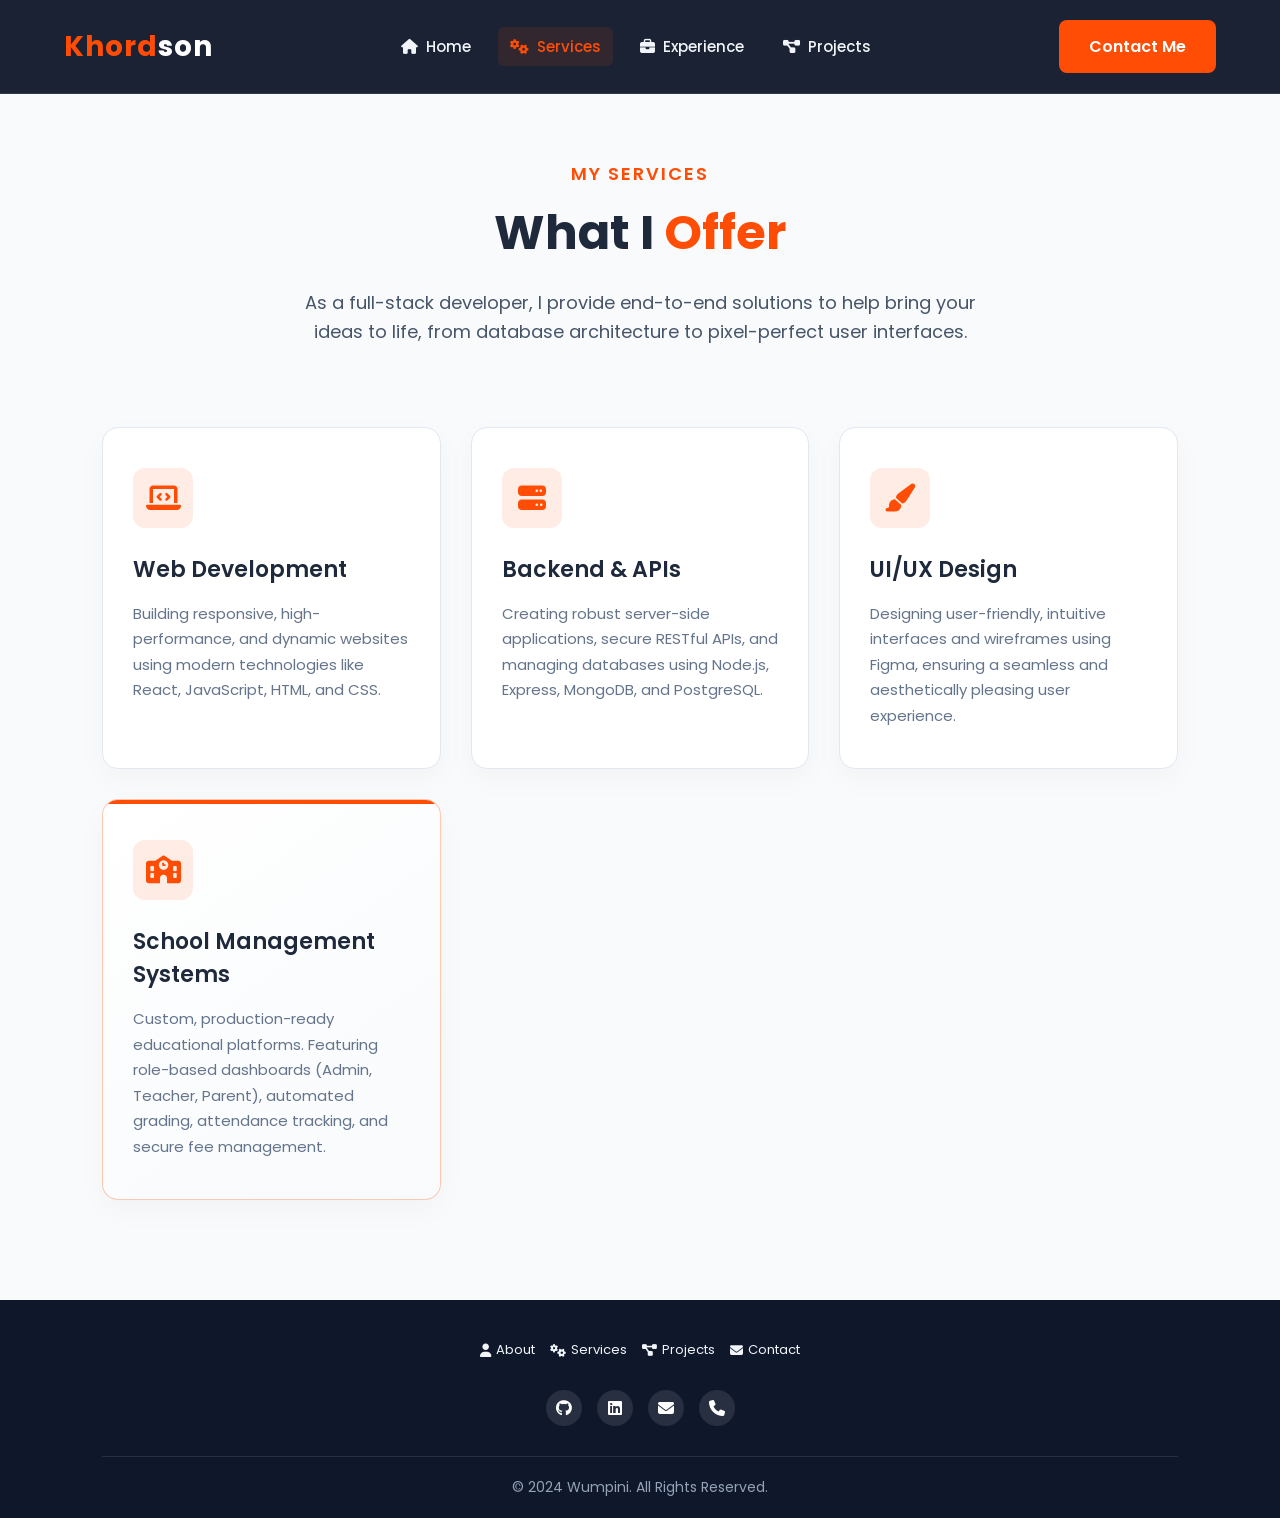
<file: portfolio-main/services.html>
<!DOCTYPE html>
<html lang="en">
<head>
    <meta charset="UTF-8">
    <meta name="viewport" content="width=device-width, initial-scale=1.0">
    <meta name="description" content="Services offered by Emmanuel Wumpini - Full-Stack Developer. Specializing in Web Development, Backend Systems, and School Management Solutions.">
    <link rel="stylesheet" href="https://cdnjs.cloudflare.com/ajax/libs/font-awesome/6.4.0/css/all.min.css">
    <link rel="stylesheet" href="paul.css">
    <title>Services | Wumpini</title>
</head>
<body>
    <!-- HEADER -->
    <header class="header">
        <a href="index.html" class="logo"><span>Khord</span>son</a>

        <button class="menu-btn" id="menu-btn">
            <i class="fas fa-bars"></i>
        </button>

        <nav class="navbar" id="navbar">
            <a href="index.html"><i class="fas fa-home"></i> Home</a>
            <a href="services.html" class="active"><i class="fas fa-cogs"></i> Services</a>
            <a href="experience.html"><i class="fas fa-briefcase"></i> Experience</a>
            <a href="projects.html"><i class="fas fa-project-diagram"></i> Projects</a> 
        </nav>
        
        <a href="index.html#contact-form" class="btn contact-btn">Contact Me</a>
    </header>

    <!-- PAGE HERO (Smaller than homepage) -->
    <section class="page-hero">
        <h3>My Services</h3>
        <h1>What I <span>Offer</span></h1>
        <p>As a full-stack developer, I provide end-to-end solutions to help bring your ideas to life, from database architecture to pixel-perfect user interfaces.</p>
    </section>

    <!-- SERVICES SECTION -->
    <section class="services-section">
        <div class="services-grid">
            
            <!-- Service 1 -->
            <div class="service-card">
                <div class="service-icon">
                    <i class="fas fa-laptop-code"></i>
                </div>
                <h3>Web Development</h3>
                <p>Building responsive, high-performance, and dynamic websites using modern technologies like React, JavaScript, HTML, and CSS.</p>
            </div>

            <!-- Service 2 -->
            <div class="service-card">
                <div class="service-icon">
                    <i class="fas fa-server"></i>
                </div>
                <h3>Backend & APIs</h3>
                <p>Creating robust server-side applications, secure RESTful APIs, and managing databases using Node.js, Express, MongoDB, and PostgreSQL.</p>
            </div>

            <!-- Service 3 -->
            <div class="service-card">
                <div class="service-icon">
                    <i class="fas fa-paint-brush"></i>
                </div>
                <h3>UI/UX Design</h3>
                <p>Designing user-friendly, intuitive interfaces and wireframes using Figma, ensuring a seamless and aesthetically pleasing user experience.</p>
            </div>

            <!-- Service 4 (Your Flagship Project) -->
            <div class="service-card highlight-card">
                <div class="service-icon">
                    <i class="fas fa-school"></i>
                </div>
                <h3>School Management Systems</h3>
                <p>Custom, production-ready educational platforms. Featuring role-based dashboards (Admin, Teacher, Parent), automated grading, attendance tracking, and secure fee management.</p>
            </div>

        </div>
    </section>

    <!-- FOOTER SECTION -->
    <footer class="footer">
        <div class="footer-content">
            <ul class="list">
                <li><a href="paul.html#about"><i class="fas fa-user"></i> About</a></li>
                <li><a href="services.html"><i class="fas fa-cogs"></i> Services</a></li>
                <li><a href="projects.html"><i class="fas fa-project-diagram"></i> Projects</a></li>
                <li><a href="paul.html#contact-form"><i class="fas fa-envelope"></i> Contact</a></li>
            </ul>
            
            <div class="social">
                <a href="https://github.com/paule3179/" target="_blank" aria-label="GitHub"><i class="fab fa-github"></i></a>
                <a href="https://www.linkedin.com/in/emmanuelwumpini/" target="_blank" aria-label="LinkedIn"><i class="fab fa-linkedin"></i></a>
                <a href="mailto:paule3179@gmail.com" aria-label="Email"><i class="fas fa-envelope"></i></a>
                <a href="tel:+233546048573" aria-label="Phone"><i class="fas fa-phone"></i></a>
            </div>
        </div>
        
        <p class="copyright">&copy; 2024 Wumpini. All Rights Reserved.</p>
    </footer>

    <!-- SCRIPT FOR MOBILE MENU TOGGLE -->
    <script>
        const menuBtn = document.getElementById('menu-btn');
        const navbar = document.getElementById('navbar');
        const menuIcon = menuBtn.querySelector('i');

        menuBtn.addEventListener('click', () => {
            navbar.classList.toggle('active');
            if (navbar.classList.contains('active')) {
                menuIcon.classList.remove('fa-bars');
                menuIcon.classList.add('fa-times');
            } else {
                menuIcon.classList.remove('fa-times');
                menuIcon.classList.add('fa-bars');
            }
        });
    </script>
</body>
</html>
</file>
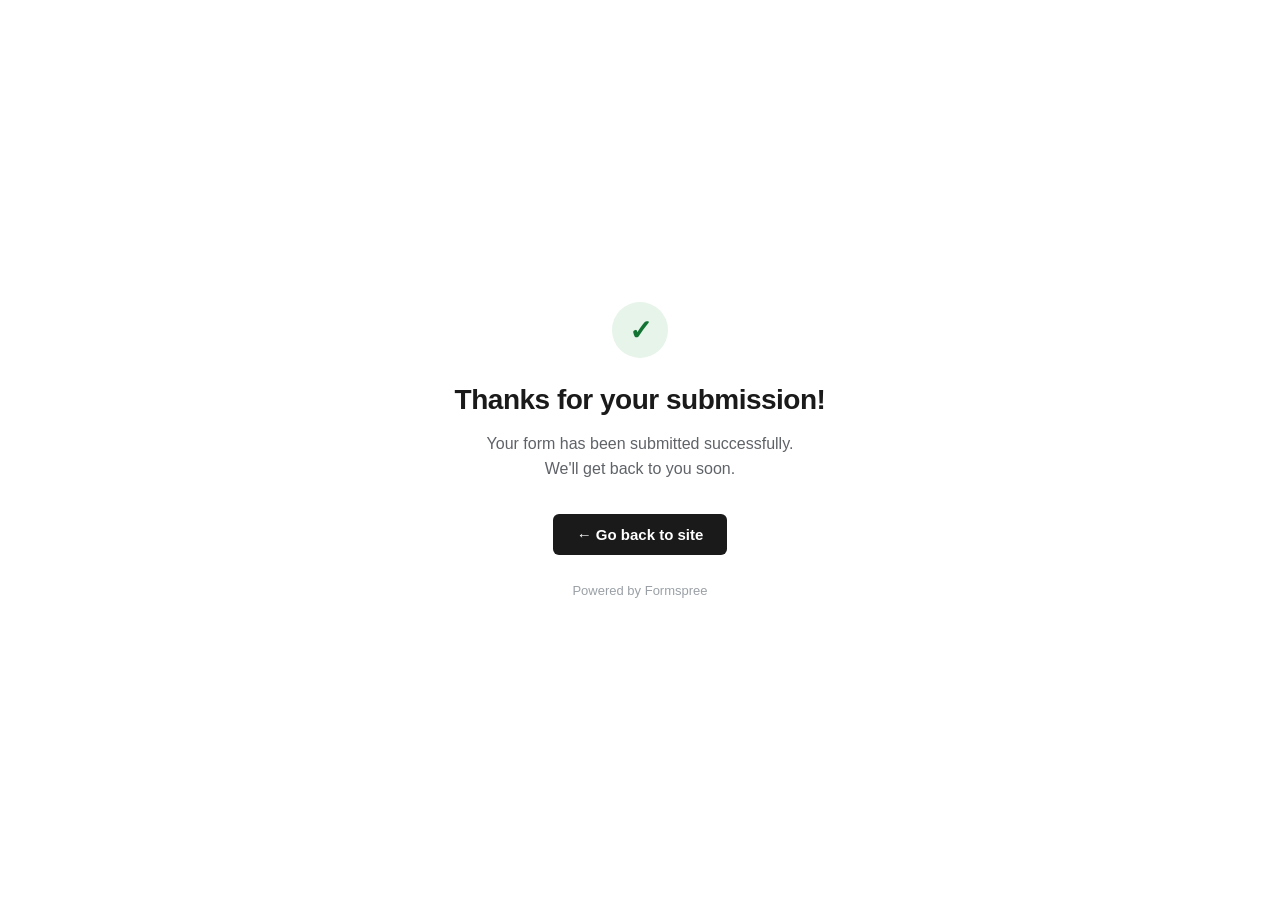
<file: portfolio-main/thank-you.html>
<!DOCTYPE html>
<html lang="en">
<head>
  <meta charset="UTF-8">
  <meta name="viewport" content="width=device-width, initial-scale=1.0">
  <title>Thanks for your submission!</title>
  <style>
    * { margin: 0; padding: 0; box-sizing: border-box; }
    body {
      font-family: -apple-system, BlinkMacSystemFont, "Segoe UI", Roboto, Helvetica, Arial, sans-serif;
      background: #ffffff;
      color: #1a1a1a;
      display: flex;
      align-items: center;
      justify-content: center;
      min-height: 100vh;
      text-align: center;
      padding: 20px;
    }
    .container {
      max-width: 500px;
      width: 100%;
    }
    .icon {
      width: 56px;
      height: 56px;
      background: #e6f4ea;
      color: #137333;
      border-radius: 50%;
      display: flex;
      align-items: center;
      justify-content: center;
      font-size: 28px;
      font-weight: bold;
      margin: 0 auto 24px;
    }
    h1 {
      font-size: 28px;
      font-weight: 700;
      line-height: 1.3;
      margin-bottom: 12px;
      letter-spacing: -0.5px;
    }
    p {
      font-size: 16px;
      line-height: 1.6;
      color: #5f6368;
      margin-bottom: 32px;
    }
    a {
      display: inline-block;
      background: #1a1a1a;
      color: #fff;
      text-decoration: none;
      font-size: 15px;
      font-weight: 600;
      padding: 12px 24px;
      border-radius: 6px;
    }
    a:hover { background: #333; }
    .small {
      margin-top: 28px;
      font-size: 13px;
      color: #9aa0a6;
    }
  </style>
</head>
<body>
  <div class="container">
    <div class="icon">✓</div>
    <h1>Thanks for your submission!</h1>
    <p>Your form has been submitted successfully.<br>
    We'll get back to you soon.</p>
    <a href="index.html">← Go back to site</a>
    <div class="small">Powered by Formspree</div>
  </div>
</body>
</html>
</file>
<file: portfolio-main/paul.css>
@import url('https://fonts.googleapis.com/css2?family=Poppins:wght@300;400;500;600;700&display=swap');

/* =========================
   RESET & GLOBAL STYLES
   ========================= */
:root {
    --primary: #ff4d05;
    --primary-hover: #e63e00;
    --bg-dark: #0f172a;
    --bg-light: #f8fafc;
    --text-dark: #1e293b;
    --text-light: #f1f5f9;
    --text-muted: #94a3b8;
    --transition: all 0.3s ease;
}

* {
    margin: 0;
    padding: 0;
    box-sizing: border-box;
    font-family: 'Poppins', sans-serif;
    text-decoration: none;
    list-style: none;
    scroll-behavior: smooth;
}

body {
    background: var(--bg-light);
    color: var(--text-dark);
}

span {
    color: var(--primary);
}

/* =========================
   HEADER & NAVIGATION
   ========================= */
.header {
    position: fixed;
    top: 0;
    left: 0;
    width: 100%;
    padding: 20px 5%;
    background: rgba(15, 23, 42, 0.95);
    backdrop-filter: blur(12px);
    display: flex;
    justify-content: space-between;
    align-items: center;
    z-index: 1000;
    border-bottom: 1px solid rgba(255, 255, 255, 0.1);
}

.logo {
    font-size: 28px;
    color: white;
    font-weight: 700;
    letter-spacing: 1px;
    transition: var(--transition);
}

.logo:hover {
    transform: scale(1.05);
}

.navbar {
    display: flex;
    gap: 15px;
}

.navbar a {
    font-size: 15px;
    color: var(--text-light);
    font-weight: 500;
    display: flex;
    align-items: center;
    gap: 8px;
    padding: 8px 12px;
    border-radius: 6px;
    transition: var(--transition);
}

.navbar a:hover,
.navbar a.active {
    color: var(--primary);
    background: rgba(255, 77, 5, 0.1);
}

.contact-btn {
    padding: 10px 24px;
    background-color: var(--primary);
    color: white;
    border-radius: 8px;
    font-size: 15px;
    font-weight: 600;
    transition: var(--transition);
}

.contact-btn:hover {
    background-color: var(--primary-hover);
    transform: translateY(-2px);
    box-shadow: 0 4px 15px rgba(255, 77, 5, 0.4);
}

/* =========================
   BUTTONS
   ========================= */
.btn-box {
    display: flex;
    gap: 20px;
    margin-top: 30px;
}

.btn {
    display: inline-block;
    padding: 12px 28px;
    border-radius: 8px;
    font-size: 16px;
    font-weight: 600;
    cursor: pointer;
    transition: var(--transition);
    border: 2px solid transparent;
}

.btn-primary {
    background-color: var(--primary);
    color: white;
}

.btn-primary:hover {
    background-color: var(--primary-hover);
    transform: translateY(-3px);
    box-shadow: 0 8px 20px rgba(255, 77, 5, 0.3);
}

.btn-secondary {
    background-color: transparent;
    color: var(--text-dark);
    border: 2px solid var(--text-dark);
}

.btn-secondary:hover {
    background-color: var(--text-dark);
    color: white;
    transform: translateY(-3px);
}

/* =========================
   HOME / HERO SECTION
   ========================= */
.home {
    width: 100%;
    min-height: 100vh;
    display: flex;
    align-items: center;
    justify-content: space-between;
    padding: 120px 8% 80px; /* Top padding accounts for fixed header */
    gap: 50px;
}

.home-content {
    max-width: 650px;
}

.home-content h3 {
    font-size: 20px;
    color: var(--text-muted);
    margin-bottom: 10px;
}

.home-content h1 {
    font-size: 48px;
    line-height: 1.2;
    color: var(--text-dark);
    font-weight: 700;
    margin-bottom: 20px;
}

.home-content p {
    font-size: 18px;
    line-height: 1.6;
    color: #475569;
}

.img-box img {
    width: 380px;
    height: 380px;
    border-radius: 50%;
    object-fit: cover;
    object-position: top center;
    box-shadow: 0 20px 40px rgba(0, 0, 0, 0.15); /* Modern soft shadow */
    border: 4px solid white;
}

/* =========================
   ABOUT SECTION
   ========================= */
.about {
    display: flex;
    justify-content: center;
    align-items: center;
    padding: 100px 8%;
    gap: 80px;
    background: var(--bg-dark);
    color: white;
}

.about-img img {
    width: 400px;
    height: 500px;
    object-fit: cover;
    border-radius: 20px;
    box-shadow: 0 20px 40px rgba(0, 0, 0, 0.3);
}

.about-content {
    max-width: 600px;
}

.about-content h2 {
    font-size: 40px;
    margin-bottom: 15px;
}

.about-content h3 {
    font-size: 24px;
    color: var(--text-muted);
    margin-bottom: 20px;
    font-weight: 500;
}

.about-content p {
    font-size: 17px;
    line-height: 1.8;
    color: #cbd5e1;
    margin-bottom: 30px;
}

/* =========================
   CONTACT FORM SECTION
   ========================= */
.contact-form {
    padding: 100px 8%;
    text-align: center;
}

.contact-me {
    font-size: 40px;
    color: var(--text-dark);
    margin-bottom: 40px;
}

.contact-form form {
    max-width: 800px;
    margin: 0 auto;
}

.input-box {
    display: flex;
    gap: 20px;
    margin-bottom: 20px;
}

.contact-form form input,
.contact-form form textarea {
    width: 100%;
    padding: 15px 20px;
    font-size: 16px;
    color: var(--text-dark);
    background-color: white;
    border: 1px solid #cbd5e1;
    border-radius: 8px;
    outline: none;
    transition: var(--transition);
}

.contact-form form input:focus,
.contact-form form textarea:focus {
    border-color: var(--primary);
    box-shadow: 0 0 0 3px rgba(255, 77, 5, 0.15);
}

.contact-form form textarea {
    resize: vertical;
    margin-bottom: 20px;
}

.btn-submit {
    width: 100%;
    max-width: 200px;
    font-family: inherit;
    display: inline-flex;
    align-items: center;
    justify-content: center;
    gap: 10px;
}

/* =========================
   FOOTER SECTION
   ========================= */
.footer {
    background-color: var(--bg-dark);
    padding: 40px 8% 20px;
    display: flex;
    flex-direction: column;
    align-items: center;
}

.list {
    display: flex;
    gap: 15px; /* Tighter gap */
    margin-bottom: 30px;
    flex-wrap: nowrap; /* FORCE single row */
    justify-content: center;
    width: 100%;
    padding: 0 10px; /* Slight padding so it doesn't touch screen edges */
}

.list a {
    color: var(--text-light);
    font-size: 13px; /* Smaller font size to fit all 4 items */
    display: flex;
    align-items: center;
    gap: 5px; /* Small gap between icon and text */
    transition: var(--transition);
    white-space: nowrap; /* Prevent text from breaking */
}

.list a:hover {
    color: var(--primary);
}

.social {
    display: flex;
    gap: 15px; /* Tighter gap for mobile fitting */
    margin-bottom: 30px;
    flex-wrap: nowrap; /* Forces icons to stay in one row */
    justify-content: center; /* Centers the row of icons */
    width: 100%;
}

.social a {
    display: flex;
    align-items: center;
    justify-content: center;
    width: 36px; /* Slightly reduced from 40px */
    height: 36px; /* Slightly reduced from 40px */
    background: rgba(255, 255, 255, 0.1);
    color: white;
    border-radius: 50%;
    font-size: 16px; /* Slightly reduced icon size */
    transition: var(--transition);
    flex-shrink: 0; /* Prevents the browser from squishing them into ovals */
}

.social a:hover {
    background: var(--primary);
    transform: translateY(-5px);
}

.copyright {
    color: var(--text-muted);
    font-size: 14px;
    border-top: 1px solid rgba(255, 255, 255, 0.1);
    width: 100%;
    text-align: center;
    padding-top: 20px;
}

/* =========================
   SERVICES / EXPERIENCE / PROJECTS
   ========================= */
.services-list, .experience-list, .projects-list, .education-list {
    display: grid;
    grid-template-columns: repeat(auto-fit, minmax(300px, 1fr));
    gap: 30px;
    padding: 100px 8%; /* If these have their own page */
}

.service-item, .experience-item, .project-item, .education-item {
    background: white;
    padding: 30px;
    border-radius: 12px;
    box-shadow: 0 5px 15px rgba(0,0,0,0.05);
    border: 1px solid #e2e8f0;
    transition: var(--transition);
}

.service-item:hover, .experience-item:hover, .project-item:hover, .education-item:hover {
    transform: translateY(-5px);
    box-shadow: 0 15px 30px rgba(0,0,0,0.1);
}

.service-item h4, .experience-item h3, .project-item h4, .education-item h4 {
    color: var(--text-dark);
    font-size: 22px;
    margin-bottom: 15px;
}

.service-item p, .experience-item p, .project-item p, .education-item p {
    color: #475569;
    line-height: 1.6;
    font-size: 16px;
}

/* =========================
   SCROLLBAR
   ========================= */
::-webkit-scrollbar {
    width: 10px;
}
::-webkit-scrollbar-thumb {
    background-color: var(--primary);
    border-radius: 10px;
}
::-webkit-scrollbar-track {
    background-color: var(--bg-dark);
}

/* =========================
   RESPONSIVE DESIGN
   ========================= */
@media (max-width: 1024px) {
    .home-content h1 { font-size: 40px; }
    .img-box img { width: 300px; height: 300px; }
    .about { gap: 40px; }
    .about-img img { width: 300px; height: 400px; }
}

@media (max-width: 768px) {
    .header {
        padding: 15px 5%;
    }

    .navbar {
        display: none; /* Hide nav on mobile. Ideally you'd add a hamburger menu here */
    }

    .home {
        flex-direction: column;
        text-align: center;
        padding-top: 100px;
        gap: 40px;
    }

    .btn-box {
        justify-content: center;
    }

    .about {
        flex-direction: column;
        text-align: center;
    }

    .about-img img {
        width: 100%;
        max-width: 350px;
        height: auto;
    }

    .input-box {
        flex-direction: column;
        gap: 15px;
    }

    .list {
        gap: 15px;
    }
}
/* =========================================
   MOBILE MENU (HAMBURGER) STYLES
   ========================================= */

/* Hide the menu button on desktop by default */
.menu-btn {
    display: none;
    background: transparent;
    border: none;
    color: white;
    font-size: 26px;
    cursor: pointer;
    transition: var(--transition);
}

.menu-btn:hover {
    color: var(--primary);
}

/* Show the mobile menu setup only on smaller screens */
@media (max-width: 768px) {
    /* 1. Show the button */
    .menu-btn {
        display: block;
    }

    /* 2. Change header layout so items fit */
    .header {
        flex-wrap: wrap;
        padding: 15px 5%;
    }

    /* 3. Style the navbar to drop down from the top */
    .navbar {
        display: flex;
        flex-direction: column;
        position: absolute;
        top: 100%;
        left: 0;
        width: 100%;
        background: rgba(15, 23, 42, 0.98);
        backdrop-filter: blur(10px);
        padding: 20px;
        gap: 15px;
        text-align: center;
        
        /* Hide it by default on mobile */
        opacity: 0;
        visibility: hidden;
        transform: translateY(-10px);
        transition: all 0.3s ease-in-out;
    }

    /* 4. Show the navbar when the 'active' class is added by JS */
    .navbar.active {
        opacity: 1;
        visibility: visible;
        transform: translateY(0);
    }

    .navbar a {
    font-size: 15px;  
    color: var(--text-light);
    font-weight: 500;
    display: flex;
    align-items: center;
    gap: 8px;
    padding: 8px 12px;
    border-radius: 6px;
    transition: var(--transition);
}

    /* 5. Adjust the contact button for mobile */
    .contact-btn {
        display: none; /* Hide main contact button on mobile to save space, it's in the menu */
    }
}



/* =========================================
   SUBPAGE HERO (For Services, Projects, etc.)
   ========================================= */
.page-hero {
    padding: 160px 8% 60px;
    text-align: center;
    background: var(--bg-light);
}

.page-hero h3 {
    color: var(--primary);
    font-size: 18px;
    font-weight: 600;
    letter-spacing: 2px;
    text-transform: uppercase;
    margin-bottom: 10px;
}

.page-hero h1 {
    font-size: 48px;
    color: var(--text-dark);
    margin-bottom: 20px;
}

.page-hero p {
    max-width: 700px;
    margin: 0 auto;
    font-size: 18px;
    color: #475569;
    line-height: 1.6;
}

/* =========================================
   SERVICES GRID (Modern Cards)
   ========================================= */
.services-section {
    padding: 20px 8% 100px;
    background: var(--bg-light);
}

.services-grid {
    display: grid;
    grid-template-columns: repeat(auto-fit, minmax(300px, 1fr));
    gap: 30px;
    max-width: 1200px;
    margin: 0 auto;
}

.service-card {
    background: white;
    padding: 40px 30px;
    border-radius: 16px;
    border: 1px solid #e2e8f0;
    box-shadow: 0 10px 30px rgba(0, 0, 0, 0.03);
    transition: var(--transition);
    position: relative;
    overflow: hidden;
    z-index: 1;
}

/* Subtle top border effect on hover */
.service-card::before {
    content: '';
    position: absolute;
    top: 0;
    left: 0;
    width: 100%;
    height: 4px;
    background: var(--primary);
    transform: scaleX(0);
    transform-origin: left;
    transition: transform 0.3s ease;
    z-index: 2;
}

.service-card:hover {
    transform: translateY(-8px);
    box-shadow: 0 20px 40px rgba(0, 0, 0, 0.08);
    border-color: transparent;
}

.service-card:hover::before {
    transform: scaleX(1);
}

.service-icon {
    width: 60px;
    height: 60px;
    background: rgba(255, 77, 5, 0.1);
    color: var(--primary);
    border-radius: 12px;
    display: flex;
    align-items: center;
    justify-content: center;
    font-size: 28px;
    margin-bottom: 25px;
    transition: var(--transition);
}

.service-card:hover .service-icon {
    background: var(--primary);
    color: white;
    transform: scale() rotate(5deg);
}

.service-card h3 {
    font-size: 22px;
    color: var(--text-dark);
    margin-bottom: 15px;
    font-weight: 600;
}

.service-card p {
    color: #64748b;
    font-size: 15px;
    line-height: 1.7;
}

/* Highlight the School Management System Card */
.service-card.highlight-card {
    background: linear-gradient(145deg, #ffffff, #f8fafc);
    border: 1px solid rgba(255, 77, 5, 0.3);
}

.service-card.highlight-card::before {
    transform: scaleX(1); /* Always show the orange top border */
}

/* Responsive adjustments */
@media (max-width: 768px) {
    .page-hero {
        padding: 130px 5% 40px;
    }
    .page-hero h1 {
        font-size: 36px;
    }
    .services-grid {
        grid-template-columns: 1fr;
    }
}

/* =========================================
   EXPERIENCE & EDUCATION TIMELINE
   ========================================= */
.timeline-section {
    padding: 20px 8% 100px;
    background: var(--bg-light);
}

.timeline-container {
    max-width: 800px;
    margin: 0 auto;
    position: relative;
}

/* The vertical line */
.timeline-container::before {
    content: '';
    position: absolute;
    left: 20px;
    top: 0;
    bottom: 0;
    width: 3px;
    background: #e2e8f0;
    border-radius: 3px;
}

.timeline-header {
    font-size: 24px;
    font-weight: 700;
    color: var(--text-dark);
    margin-bottom: 30px;
    margin-left: 50px; /* Push past the line */
    display: flex;
    align-items: center;
    gap: 10px;
}

.timeline-header i {
    color: var(--primary);
}

.mt-5 {
    margin-top: 60px; /* Space between Experience and Education sections */
}

.timeline-item {
    position: relative;
    margin-bottom: 30px;
    padding-left: 50px; /* Space for the dot and line */
}

/* The glowing dot on the line */
.timeline-dot {
    position: absolute;
    left: 11px; /* Center it on the line */
    top: 24px;
    width: 20px;
    height: 20px;
    background: var(--primary);
    border: 4px solid var(--bg-light);
    border-radius: 50%;
    box-shadow: 0 0 0 3px rgba(255, 77, 5, 0.2);
    z-index: 2;
    transition: var(--transition);
}

.timeline-item:hover .timeline-dot {
    transform: scale(1.2);
    background: white;
    border-color: var(--primary);
    box-shadow: 0 0 0 5px rgba(255, 77, 5, 0.3);
}

/* The content card */
.timeline-content {
    background: white;
    padding: 30px;
    border-radius: 12px;
    border: 1px solid #e2e8f0;
    box-shadow: 0 5px 15px rgba(0,0,0,0.03);
    transition: var(--transition);
}

.timeline-item:hover .timeline-content {
    transform: translateY(-3px);
    box-shadow: 0 12px 25px rgba(0,0,0,0.08);
    border-color: rgba(255, 77, 5, 0.3);
}

.timeline-date {
    display: inline-block;
    padding: 4px 12px;
    background: rgba(255, 77, 5, 0.1);
    color: var(--primary);
    font-size: 13px;
    font-weight: 600;
    border-radius: 20px;
    margin-bottom: 15px;
}

.timeline-content h3 {
    font-size: 22px;
    color: var(--text-dark);
    margin-bottom: 5px;
}

.timeline-content h4 {
    font-size: 16px;
    color: #64748b;
    font-weight: 500;
    margin-bottom: 15px;
}

.timeline-content p {
    color: #475569;
    font-size: 15px;
    line-height: 1.6;
}

/* Responsive */
@media (max-width: 768px) {
    .timeline-container::before {
        left: 15px;
    }
    .timeline-dot {
        left: 6px;
        width: 18px;
        height: 18px;
    }
    .timeline-item {
        padding-left: 40px;
    }
    .timeline-header {
        margin-left: 40px;
        font-size: 20px;
    }
    .timeline-content {
        padding: 20px;
    }
}
/* Tech stack styling in timeline */
.tech-stack {
    margin-top: 10px !important;
    font-size: 14px !important;
    color: #64748b !important;
}

.tech-stack strong {
    color: var(--text-dark);
    font-weight: 600;
}
/* =========================================
   PROJECTS PAGE STYLES
   ========================================= */

/* --- Featured Project --- */
.featured-project-section {
    padding: 20px 8% 60px;
    background: var(--bg-light);
}

.featured-project-card {
    display: flex;
    align-items: center;
    background: white;
    border-radius: 20px;
    overflow: hidden;
    box-shadow: 0 20px 40px rgba(0,0,0,0.08);
    border: 1px solid #e2e8f0;
    max-width: 1200px;
    margin: 0 auto;
    transition: var(--transition);
}

.featured-project-card:hover {
    box-shadow: 0 25px 50px rgba(0,0,0,0.12);
}

.featured-project-card .project-image-box {
    flex: 1.2;
    height: 100%;
    overflow: hidden;
    position: relative;
}

.featured-project-card .project-image-box img {
    width: 100%;
    height: 100%;
    object-fit: cover;
    transition: transform 0.5s ease;
}

.featured-project-card:hover .project-image-box img {
    transform: scale(1.05); /* Zoom effect */
}

.featured-project-card .project-info {
    flex: 1;
    padding: 50px;
}

.featured-badge {
    display: inline-block;
    background: rgba(255, 77, 5, 0.1);
    color: var(--primary);
    padding: 6px 14px;
    border-radius: 20px;
    font-size: 13px;
    font-weight: 600;
    margin-bottom: 20px;
    text-transform: uppercase;
    letter-spacing: 1px;
}

.featured-project-card h2 {
    font-size: 32px;
    color: var(--text-dark);
    margin-bottom: 15px;
}

.featured-project-card p {
    color: #475569;
    font-size: 16px;
    line-height: 1.7;
    margin-bottom: 25px;
}

/* --- Tech Stack Tags --- */
.tech-stack-tags {
    display: flex;
    flex-wrap: wrap;
    gap: 10px;
    margin-bottom: 30px;
}

.tech-stack-tags span {
    background: #f1f5f9;
    color: #334155;
    padding: 6px 14px;
    border-radius: 8px;
    font-size: 13px;
    font-weight: 600;
    border: 1px solid #e2e8f0;
}

/* --- Project Links (Buttons) --- */
.project-links {
    display: flex;
    gap: 15px;
}

.project-links .btn {
    padding: 10px 20px;
    font-size: 14px;
}

/* --- Other Projects Grid --- */
.projects-section {
    padding: 40px 8% 100px;
    background: var(--bg-light);
}

.section-title {
    font-size: 32px;
    color: var(--text-dark);
    text-align: center;
    margin-bottom: 50px;
}

.projects-grid {
    display: grid;
    grid-template-columns: repeat(auto-fit, minmax(320px, 1fr));
    gap: 30px;
    max-width: 1200px;
    margin: 0 auto;
}

.project-card {
    background: white;
    border-radius: 16px;
    overflow: hidden;
    border: 1px solid #e2e8f0;
    box-shadow: 0 5px 15px rgba(0,0,0,0.03);
    transition: var(--transition);
    display: flex;
    flex-direction: column;
}

.project-card:hover {
    transform: translateY(-8px);
    box-shadow: 0 20px 40px rgba(0,0,0,0.08);
    border-color: rgba(255, 77, 5, 0.3);
}

.project-card .project-image-box {
    width: 100%;
    height: 220px;
    overflow: hidden;
}

.project-card .project-image-box img {
    width: 100%;
    height: 100%;
    object-fit: cover;
    transition: transform 0.5s ease;
}

.project-card:hover .project-image-box img {
    transform: scale(1.05);
}

.project-info-small {
    padding: 30px;
    flex: 1;
    display: flex;
    flex-direction: column;
}

.project-info-small h3 {
    font-size: 22px;
    color: var(--text-dark);
    margin-bottom: 10px;
}

.project-info-small p {
    color: #64748b;
    font-size: 15px;
    line-height: 1.6;
    margin-bottom: 20px;
    flex-grow: 1; /* Pushes links to the bottom */
}

.project-link {
    color: var(--text-dark);
    font-weight: 600;
    font-size: 14px;
    display: inline-flex;
    align-items: center;
    gap: 6px;
    transition: var(--transition);
    margin-right: 15px;
}

.project-link:hover {
    color: var(--primary);
}

/* --- Responsive Adjustments --- */
@media (max-width: 992px) {
    .featured-project-card {
        flex-direction: column;
    }
    .featured-project-card .project-image-box {
        width: 100%;
        height: 300px;
    }
    .featured-project-card .project-info {
        padding: 30px;
    }
}

@media (max-width: 768px) {
    .featured-project-card h2 {
        font-size: 26px;
    }
    .projects-grid {
        grid-template-columns: 1fr;
    }
}
</file>
